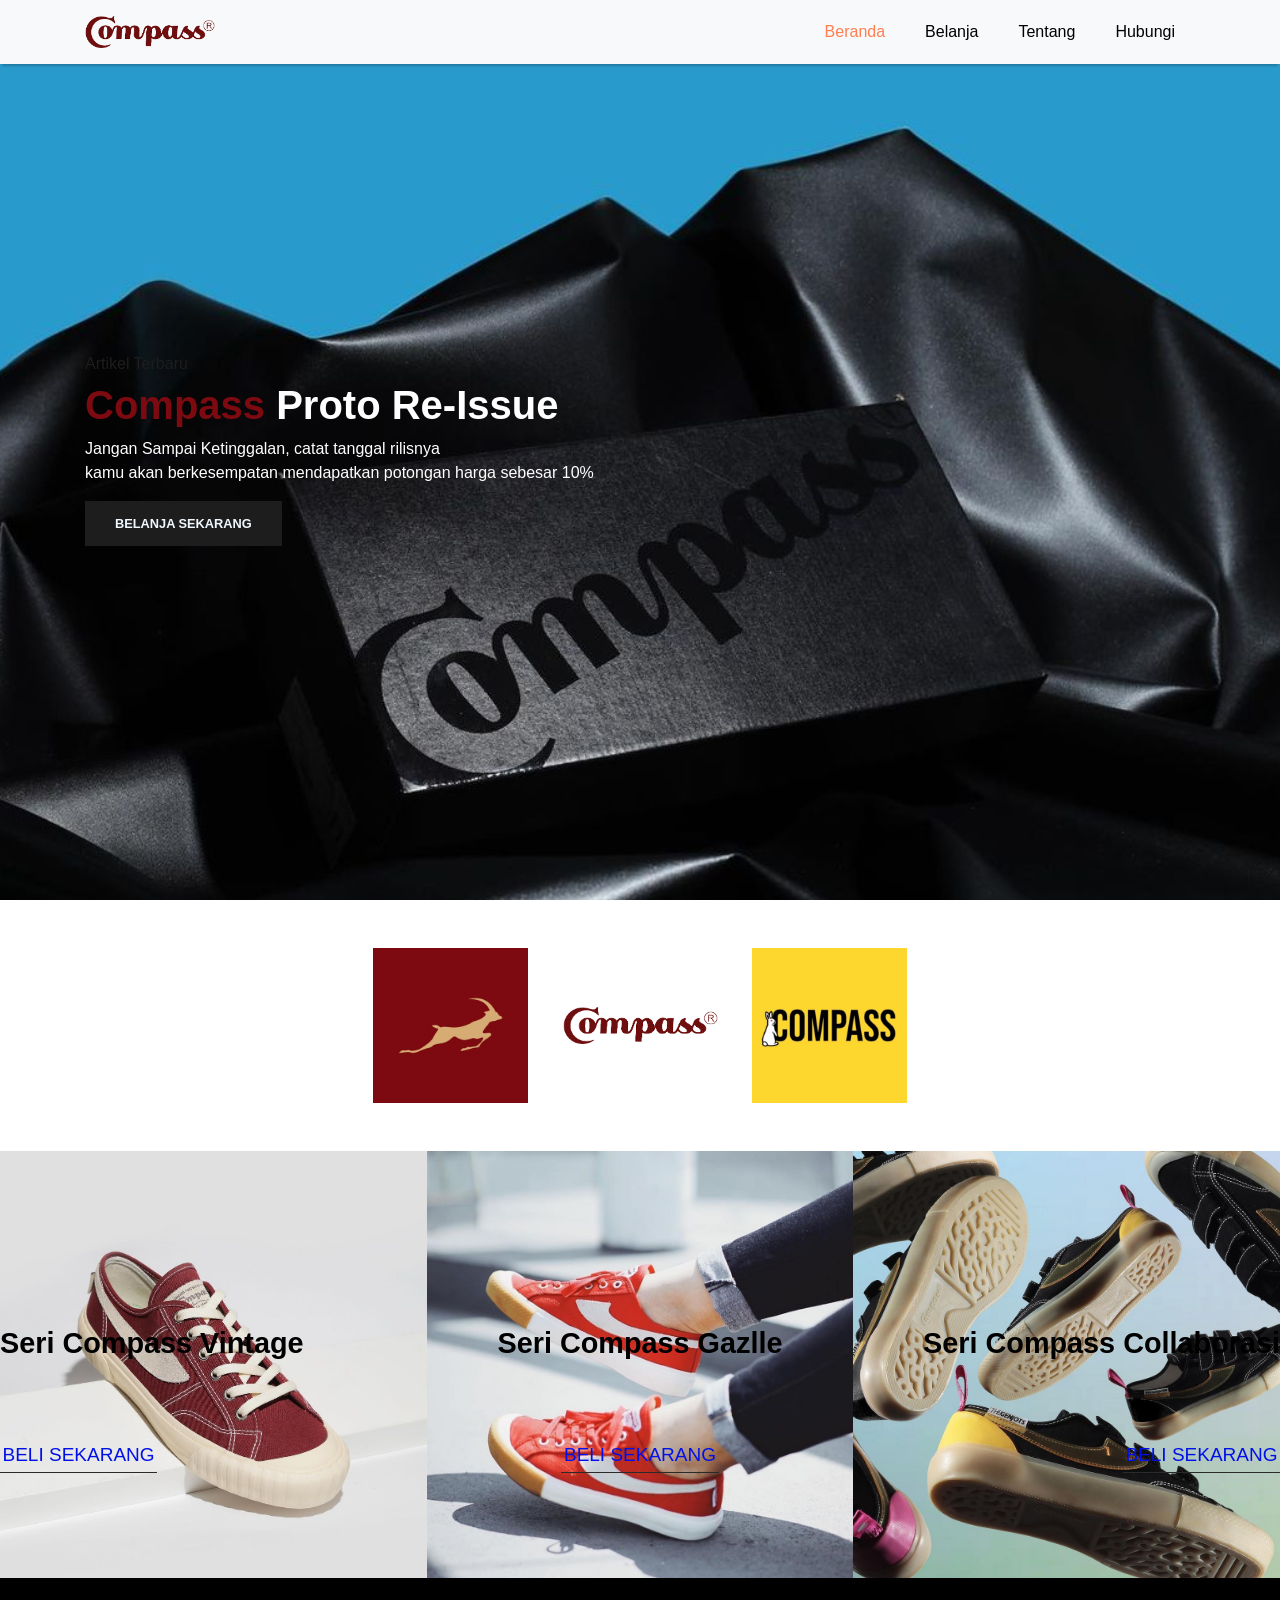
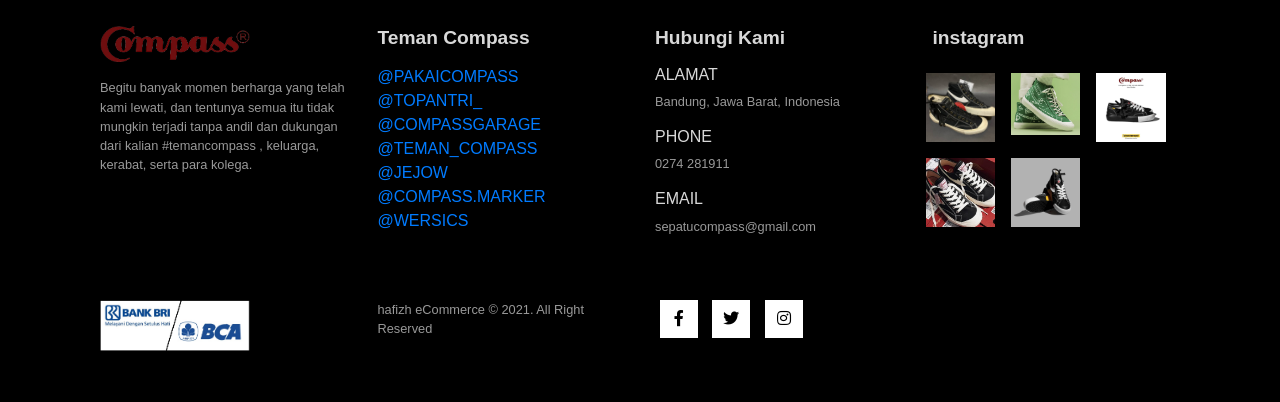
<file: index.html>
<!DOCTYPE html>
<html lang="en">
  <head>
    <meta charset="UTF-8" />
    <meta http-equiv="X-UA-Compatible" content="IE=edge" />
    <meta name="viewport" content="width=device-width, initial-scale=1.0" />
    <title>Toko Semua Suka</title>

    <link
      rel="stylesheet"
      href="https://stackpath.bootstrapcdn.com/bootstrap/4.1.3/css/bootstrap.min.css"
      integrity="sha384-MCw98/SFnGE8fJT3GXwEOngsV7Zt27NXFoaoApmYm81iuXoPkFOJwJ8ERdknLPMO"
      crossorigin="anonymous"
    />
    <link
      rel="stylesheet"
      href="https://pro.fontawesome.com/releases/v5.10.0/css/all.css"
      integrity="sha384-AYmEC3Yw5cVb3ZcuHtOA93w35dYTsvhLPVnYs9eStHfGJvOvKxVfELGroGkvsg+p"
      crossorigin="anonymous"
    />
    <link rel="stylesheet" href="style.css" />
  </head>

  <body>
    <!-- NavBar -->
    <nav class="navbar navbar-expand-lg navbar-light bg-light py-3 fixed-top">
      <div class="container">
        <a href="home.html"><img src="img/bg.png" alt="" width="130px" /></a>
        <button
          class="navbar-toggler"
          type="button"
          data-bs-toggle="collapse"
          data-bs-target="#navbarSupportedContent"
          aria-controls="navbarSupportedContent"
          aria-expanded="false"
          aria-label="Toggle navigation"
        >
          <span><i id="bar" class="fas fa-ellipsis-h"></i></span>
        </button>
        <div class="collapse navbar-collapse" id="navbarSupportedContent">
          <ul class="navbar-nav ml-auto">
            
            <li class="nav-item">
              <a class="nav-link active" href="#">Beranda</a>
            </li>
            <li class="nav-item">
                <a class="nav-link" href="shope.html">Belanja</a>
              </li>
              
              <li class="nav-item">
                <a class="nav-link" href="tentangku.html">Tentang</a>
              </li>
              <li class="nav-item">
                <a class="nav-link" href="#footer">Hubungi</a>
              </li>
        </div>
      </div>
    </nav>

    <!--Menu Awalan Home-->
    <section id="beranda">
        <div class="container">
            <h5>Artikel Terbaru</h5>
            <h1><span>Compass</span> <span class="as">Proto Re-Issue</span> </h1>
            <p><font style="color: rgb(255, 255, 255);">Jangan Sampai Ketinggalan, catat tanggal rilisnya <br>
                kamu akan berkesempatan mendapatkan potongan harga sebesar
                10% </font>
            </p>
            <a href="shope.html"><button>Belanja Sekarang</button></a>
        </div>
    </section>

    <section id="brand" class="container">
        <div class="move row m-0 py-5">
            <center>
                <img class="img-fluid col-lg-2 col-md-3 col-1" src="img/brand8.jpg" alt="">
            <img class="img-fluid col-lg-2 col-md-3 col-1" src="img/bg.png" alt="">
            <img class="img-fluid col-lg-2 col-md-3 col-1" src="img/fck.jpg" alt="">
        </center>
        </div>
    </section>

    <section id="baru" class="w-100">
        <div class="row p-0 m-0">
            <div class="one col-lg-4 col-md-12 col-12 p-0">
                <img class="img-fluid" src="img/vintage.jpg" alt="" width="500px">
                <div class="details">
                    <font style="color: black;"> <h2>Seri Compass Vintage</h2></font>
                    <a href="vintage.html"><button class="text-uppercase">Beli Sekarang</button></a>
                </div>
            </div>
            <div class="one col-lg-4 col-md-12 col-12 p-0">
                <img class="img-fluid" src="img/gazlle.jpg" alt="" width="500px">
                <div class="details">
                   <font style="color: black;"> <h2>Seri Compass Gazlle</h2></font>
                    
                    <a href="sepatu.html"><button class="text-uppercase">Beli Sekarang</button></a>
                </div>
            </div>
            <div class="one col-lg-4 col-md-12 col-12 p-0">
              <a href="collab.html">
                <img class="img-fluid" src="img/colab.jpg" alt="" width="500px"></a>
                <div class="details">
                    <font style="color: black;"> <h2>Seri Compass Collaborasi</h2></font>
                    <a href="collab.html"><button class="text-uppercase">Beli Sekarang</button></a>
                </div>
            </div>
        </div>
    </section>

    <footer class="mt-0 py-5" id="footer">
        <div class="row container mx-auto">
            <div class="footer-one col-lg-3 col-md-6 col-12">
                <img src="img/bg.png" alt="" width="150px">
                <p class="pt-3">
                    Begitu banyak momen berharga yang telah kami lewati, dan tentunya 
                    semua itu tidak mungkin terjadi tanpa andil dan dukungan 
                    dari kalian #temancompass , keluarga, kerabat, serta para kolega.
                </p>
            </div>
            <div class="footer-one col-lg-3 col-md-6 col-12">
                <h5 class="pb-2">Teman Compass</h5>
                <ul class="text-uppercase list-unstyled">
                    <li><a href="https://www.instagram.com/pakaicompass/">@pakaicompass</a></li>
                    <li><a href="https://www.instagram.com/topantri_/">@topantri_</a></li>
                    <li><a href="https://www.instagram.com/compassgarage/">@compassgarage</a></li>
                    <li><a href="#">@teman_compass</a></li>
                    <li><a href="#">@jejow</a></li>
                    <li><a href="#">@compass.marker</a></li>
                    <li><a href="#">@wersics</a></li>
                </ul>
            </div>
            <div class="footer-one col-lg-3 col-md-6 col-12">
                <h5 class="pb-2">Hubungi Kami</h5>
                <div>
                    <h6 class="text-uppercase">Alamat</h6>
                    <p>Bandung, Jawa Barat, Indonesia</p>
                </div>
                <div>
                    <h6 class="text-uppercase">Phone</h6>
                    <p>0274 281911</p>
                </div>
                <div>
                    <h6 class="text-uppercase">Email</h6>
                    <p>sepatucompass@gmail.com</p>
                </div>
            </div>
            <div class="footer-one col-lg-3 col-md-6 col-12">
                <h5 class="pb-2">instagram</h5>
                <div class="row">
                    <img class="img-fluid w-25 h-100 m-2" src="img/fot1.jpg" alt="">
                    <img class="img-fluid w-25 h-100 m-2" src="img/fot2.png" alt="">
                    <img class="img-fluid w-25 h-100 m-2" src="img/fot3.jpg" alt="">
                    <img class="img-fluid w-25 h-100 m-2" src="img/fot4.jpg" alt="">
                    <img class="img-fluid w-25 h-100 m-2" src="img/fot55.jpg" alt="">
                </div>
            </div>
        </div>

        <div class="copyright mt-5">
            <div class="row container mx-auto">
                <div class="col-lg-3 col-md-6 col-12">
                    <img src="img/paymen.jpg" alt="" width="150px">
                </div>
                <div class="col-lg-3 col-md-6 col-12 text-nowarp">
                    <p>hafizh eCommerce © 2021. All Right Reserved</p>
                </div>
                <div class="col-lg-3 col-md-6 col-12">
                   <a href="#"><i class="fab fa-facebook-f"></i></a>
                   <a href="#"><i class="fab fa-twitter"></i></a>
                   <a href="#"><i class="fab fa-instagram"></i></a>
                </div>
            </div>

        </div>
    </footer>

    <script
      src="https://cdn.jsdelivr.net/npm/@popperjs/core@2.9.2/dist/umd/popper.min.js"
      integrity="sha384-IQsoLXl5PILFhosVNubq5LC7Qb9DXgDA9i+tQ8Zj3iwWAwPtgFTxbJ8NT4GN1R8p"
      crossorigin="anonymous"
    ></script>
    <script
      src="https://cdn.jsdelivr.net/npm/bootstrap@5.0.1/dist/js/bootstrap.min.js"
      integrity="sha384-Atwg2Pkwv9vp0ygtn1JAojH0nYbwNJLPhwyoVbhoPwBhjQPR5VtM2+xf0Uwh9KtT"
      crossorigin="anonymous"
    ></script>
  </body>
</html>
</file>
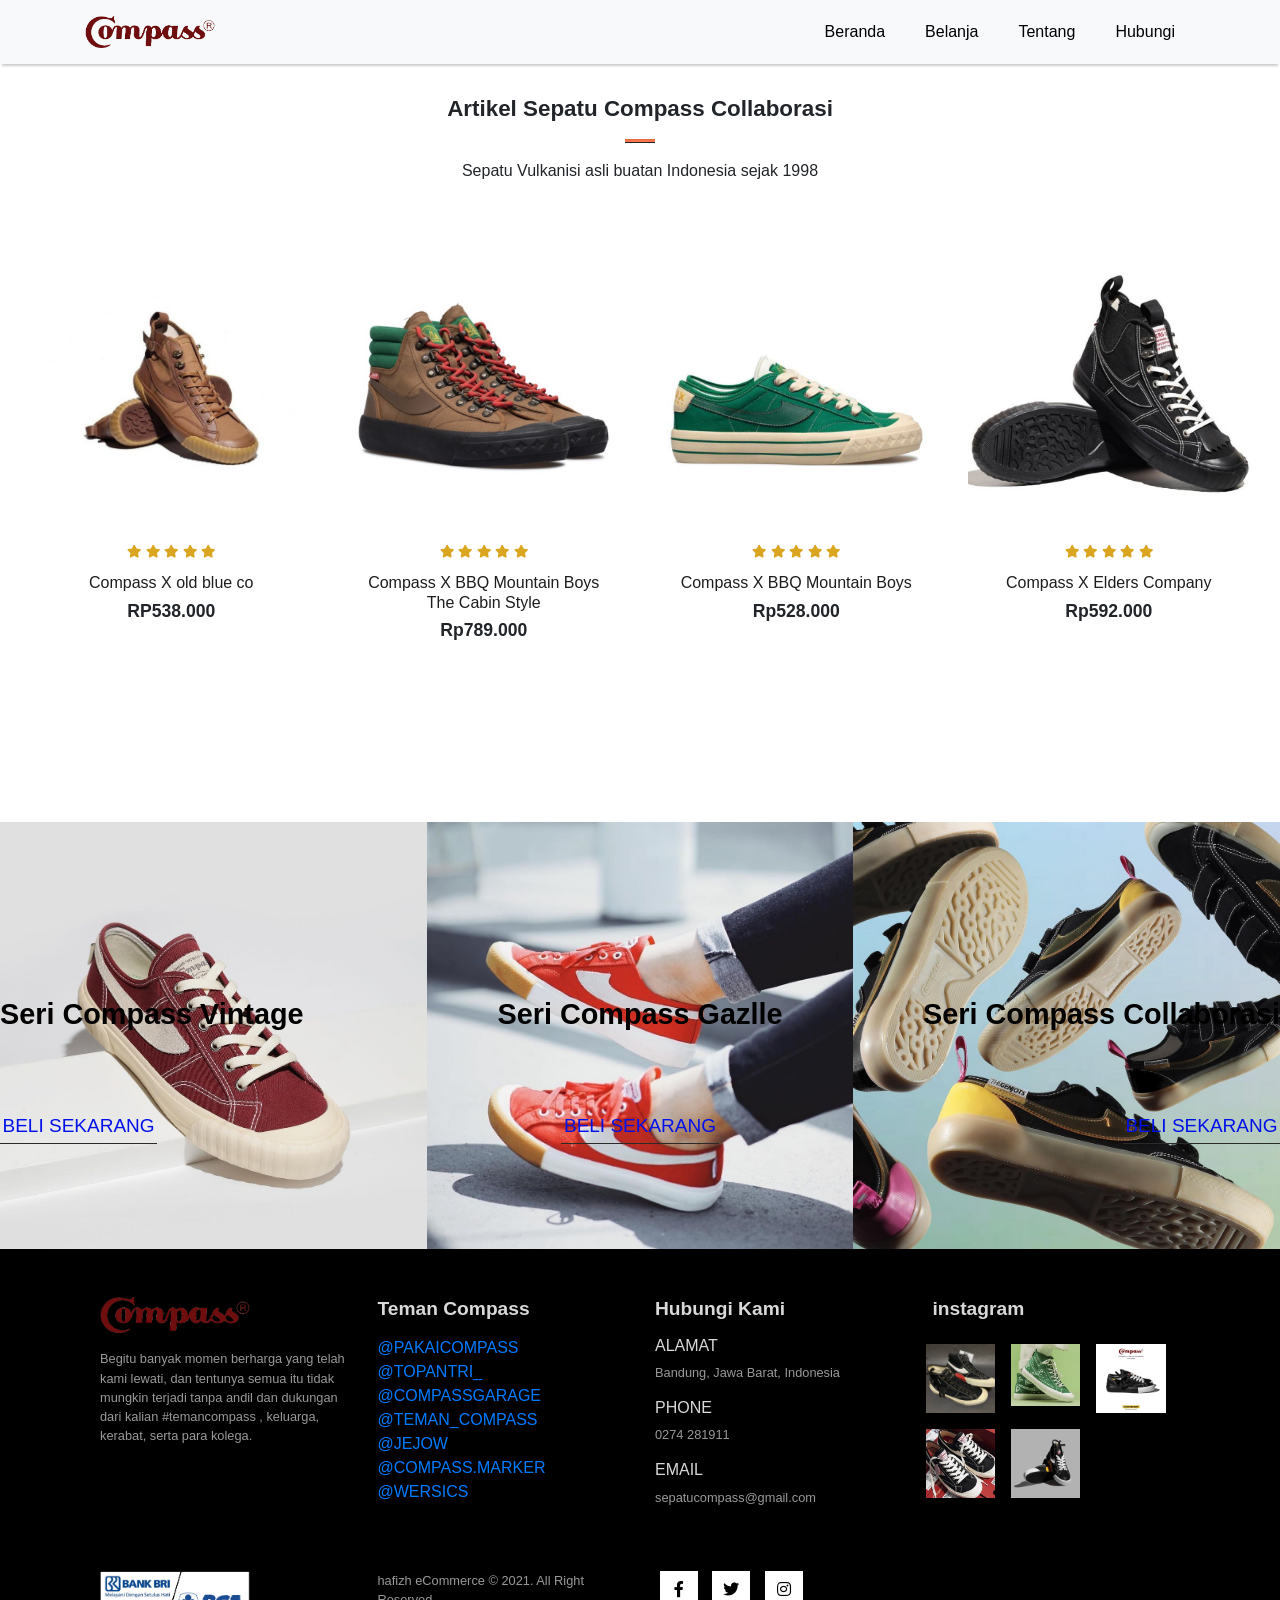
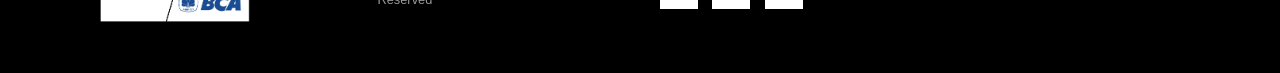
<file: collab.html>
<!DOCTYPE html>
<html lang="en">
  <head>
    <meta charset="UTF-8" />
    <meta http-equiv="X-UA-Compatible" content="IE=edge" />
    <meta name="viewport" content="width=device-width, initial-scale=1.0" />
    <title>Toko Semua Suka</title>

    <link
      rel="stylesheet"
      href="https://stackpath.bootstrapcdn.com/bootstrap/4.1.3/css/bootstrap.min.css"
      integrity="sha384-MCw98/SFnGE8fJT3GXwEOngsV7Zt27NXFoaoApmYm81iuXoPkFOJwJ8ERdknLPMO"
      crossorigin="anonymous"
    />
    <link
      rel="stylesheet"
      href="https://pro.fontawesome.com/releases/v5.10.0/css/all.css"
      integrity="sha384-AYmEC3Yw5cVb3ZcuHtOA93w35dYTsvhLPVnYs9eStHfGJvOvKxVfELGroGkvsg+p"
      crossorigin="anonymous"
    />
    <link rel="stylesheet" href="style.css" />
  </head>

  <body>
    <!-- NavBar -->
    <nav class="navbar navbar-expand-lg navbar-light bg-light py-3 fixed-top">
      <div class="container">
        <a href="home.html"><img src="img/bg.png" alt="" width="130px" /></a>
        <button
          class="navbar-toggler"
          type="button"
          data-bs-toggle="collapse"
          data-bs-target="#navbarSupportedContent"
          aria-controls="navbarSupportedContent"
          aria-expanded="false"
          aria-label="Toggle navigation"
        >
          <span><i id="bar" class="fas fa-ellipsis-h"></i></span>
        </button>
        <div class="collapse navbar-collapse" id="navbarSupportedContent">
          <ul class="navbar-nav ml-auto">
            
            <li class="nav-item">
              <a class="nav-link" href="index.html">Beranda</a>
            </li>
            <li class="nav-item">
                <a class="nav-link" href="shope.html">Belanja</a>
              </li>
              
              <li class="nav-item">
                <a class="nav-link" href="tentangku.html">Tentang</a>
              </li>
              <li class="nav-item">
                <a class="nav-link" href="#footer">Hubungi</a>
              </li>
        </div>
      </div>
    </nav>

    <!--Menu Sepatu-->
    <section id="sepatu" class="my-5 pb-5">
        <div class="container text-center mt-5 py-5">
            <h3>Artikel Sepatu Compass Collaborasi</h3>
            <hr class="mx-auto">
            <p>Sepatu Vulkanisi asli buatan Indonesia sejak 1998</p>
        </div>
        <div class="row mx-auto container-fluid">
            <div class="product text-center col-lg-3 col-md-4 col-12">
                <img class="img-fluid" src="img/col1.jpeg" alt="">
                <div class="star">
                    <i class="fas fa-star"></i>
                    <i class="fas fa-star"></i>
                    <i class="fas fa-star"></i>
                    <i class="fas fa-star"></i>
                    <i class="fas fa-star"></i>
                </div>
                <h5 class="p-name">Compass X old blue co</h5>
                <h4 class="p-price">RP538.000</h4>
                <button class="buy-btn">Beli</button>
            </div>
            <div class="product text-center col-lg-3 col-md-4 col-12">
                <img class="img-fluid" src="img/col2.jpg" alt="">
                <div class="star">
                    <i class="fas fa-star"></i>
                    <i class="fas fa-star"></i>
                    <i class="fas fa-star"></i>
                    <i class="fas fa-star"></i>
                    <i class="fas fa-star"></i>
                </div>
                <h5 class="p-name">Compass X BBQ Mountain Boys<br>The Cabin Style</h5>
                <h4 class="p-price">Rp789.000</h4>
                <button class="buy-btn">Beli</button>
            </div>
            <div class="product text-center col-lg-3 col-md-4 col-12">
                <img class="img-fluid" src="img/col3.jpg" alt="">
                <div class="star">
                    <i class="fas fa-star"></i>
                    <i class="fas fa-star"></i>
                    <i class="fas fa-star"></i>
                    <i class="fas fa-star"></i>
                    <i class="fas fa-star"></i>
                </div>
                <h5 class="p-name">Compass X BBQ Mountain Boys</h5>
                <h4 class="p-price">Rp528.000</h4>
                <button class="buy-btn">Beli</button>
            </div>
            <div class="product text-center col-lg-3 col-md-4 col-12">
                <img class="img-fluid" src="img/col4.jpg" alt="">
                <div class="star">
                    <i class="fas fa-star"></i>
                    <i class="fas fa-star"></i>
                    <i class="fas fa-star"></i>
                    <i class="fas fa-star"></i>
                    <i class="fas fa-star"></i>
                </div>
                <h5 class="p-name">Compass X Elders Company</h5>
                <h4 class="p-price">Rp592.000</h4>
                <button class="buy-btn">Beli</button>
            </div>
        </div>
    </section>

    <!--Pilihan-->
    <section id="baru" class="w-100">
      <div class="row p-0 m-0">
          <div class="one col-lg-4 col-md-12 col-12 p-0">
              <img class="img-fluid" src="img/vintage.jpg" alt="" width="500px">
              <div class="details">
                  <font style="color: black;"> <h2>Seri Compass Vintage</h2></font>
                  <a href="vintage.html"><button class="text-uppercase">Beli Sekarang</button></a>
              </div>
          </div>
          <div class="one col-lg-4 col-md-12 col-12 p-0">
              <img class="img-fluid" src="img/gazlle.jpg" alt="" width="500px">
              <div class="details">
                 <font style="color: black;"> <h2>Seri Compass Gazlle</h2></font>
                  
                  <a href="sepatu.html"><button class="text-uppercase">Beli Sekarang</button></a>
              </div>
          </div>
          <div class="one col-lg-4 col-md-12 col-12 p-0">
            <a href="collab.html">
              <img class="img-fluid" src="img/colab.jpg" alt="" width="500px"></a>
              <div class="details">
                  <font style="color: black;"> <h2>Seri Compass Collaborasi</h2></font>
                  <a href="collab.html"><button class="text-uppercase">Beli Sekarang</button></a>
              </div>
          </div>
      </div>
  </section>
   
    <!--Footer-->
    <footer class="mt-0 py-5" id="footer">
      <div class="row container mx-auto">
          <div class="footer-one col-lg-3 col-md-6 col-12">
              <img src="img/bg.png" alt="" width="150px">
              <p class="pt-3">
                  Begitu banyak momen berharga yang telah kami lewati, dan tentunya 
                  semua itu tidak mungkin terjadi tanpa andil dan dukungan 
                  dari kalian #temancompass , keluarga, kerabat, serta para kolega.
              </p>
          </div>
          <div class="footer-one col-lg-3 col-md-6 col-12">
              <h5 class="pb-2">Teman Compass</h5>
              <ul class="text-uppercase list-unstyled">
                  <li><a href="https://www.instagram.com/pakaicompass/">@pakaicompass</a></li>
                  <li><a href="https://www.instagram.com/topantri_/">@topantri_</a></li>
                  <li><a href="https://www.instagram.com/compassgarage/">@compassgarage</a></li>
                  <li><a href="#">@teman_compass</a></li>
                  <li><a href="#">@jejow</a></li>
                  <li><a href="#">@compass.marker</a></li>
                  <li><a href="#">@wersics</a></li>
              </ul>
          </div>
          <div class="footer-one col-lg-3 col-md-6 col-12">
              <h5 class="pb-2">Hubungi Kami</h5>
              <div>
                  <h6 class="text-uppercase">Alamat</h6>
                  <p>Bandung, Jawa Barat, Indonesia</p>
              </div>
              <div>
                  <h6 class="text-uppercase">Phone</h6>
                  <p>0274 281911</p>
              </div>
              <div>
                  <h6 class="text-uppercase">Email</h6>
                  <p>sepatucompass@gmail.com</p>
              </div>
          </div>
          <div class="footer-one col-lg-3 col-md-6 col-12">
              <h5 class="pb-2">instagram</h5>
              <div class="row">
                  <img class="img-fluid w-25 h-100 m-2" src="img/fot1.jpg" alt="">
                  <img class="img-fluid w-25 h-100 m-2" src="img/fot2.png" alt="">
                  <img class="img-fluid w-25 h-100 m-2" src="img/fot3.jpg" alt="">
                  <img class="img-fluid w-25 h-100 m-2" src="img/fot4.jpg" alt="">
                  <img class="img-fluid w-25 h-100 m-2" src="img/fot55.jpg" alt="">
              </div>
          </div>
      </div>

      <div class="copyright mt-5">
          <div class="row container mx-auto">
              <div class="col-lg-3 col-md-6 col-12">
                  <img src="img/paymen.jpg" alt="" width="150px">
              </div>
              <div class="col-lg-3 col-md-6 col-12 text-nowarp">
                  <p>hafizh eCommerce © 2021. All Right Reserved</p>
              </div>
              <div class="col-lg-3 col-md-6 col-12">
                 <a href="#"><i class="fab fa-facebook-f"></i></a>
                 <a href="#"><i class="fab fa-twitter"></i></a>
                 <a href="#"><i class="fab fa-instagram"></i></a>
              </div>
          </div>

      </div>
  </footer>
    

    <script
      src="https://cdn.jsdelivr.net/npm/@popperjs/core@2.9.2/dist/umd/popper.min.js"
      integrity="sha384-IQsoLXl5PILFhosVNubq5LC7Qb9DXgDA9i+tQ8Zj3iwWAwPtgFTxbJ8NT4GN1R8p"
      crossorigin="anonymous"
    ></script>
    <script
      src="https://cdn.jsdelivr.net/npm/bootstrap@5.0.1/dist/js/bootstrap.min.js"
      integrity="sha384-Atwg2Pkwv9vp0ygtn1JAojH0nYbwNJLPhwyoVbhoPwBhjQPR5VtM2+xf0Uwh9KtT"
      crossorigin="anonymous"
    ></script>
  </body>
</html>
</file>
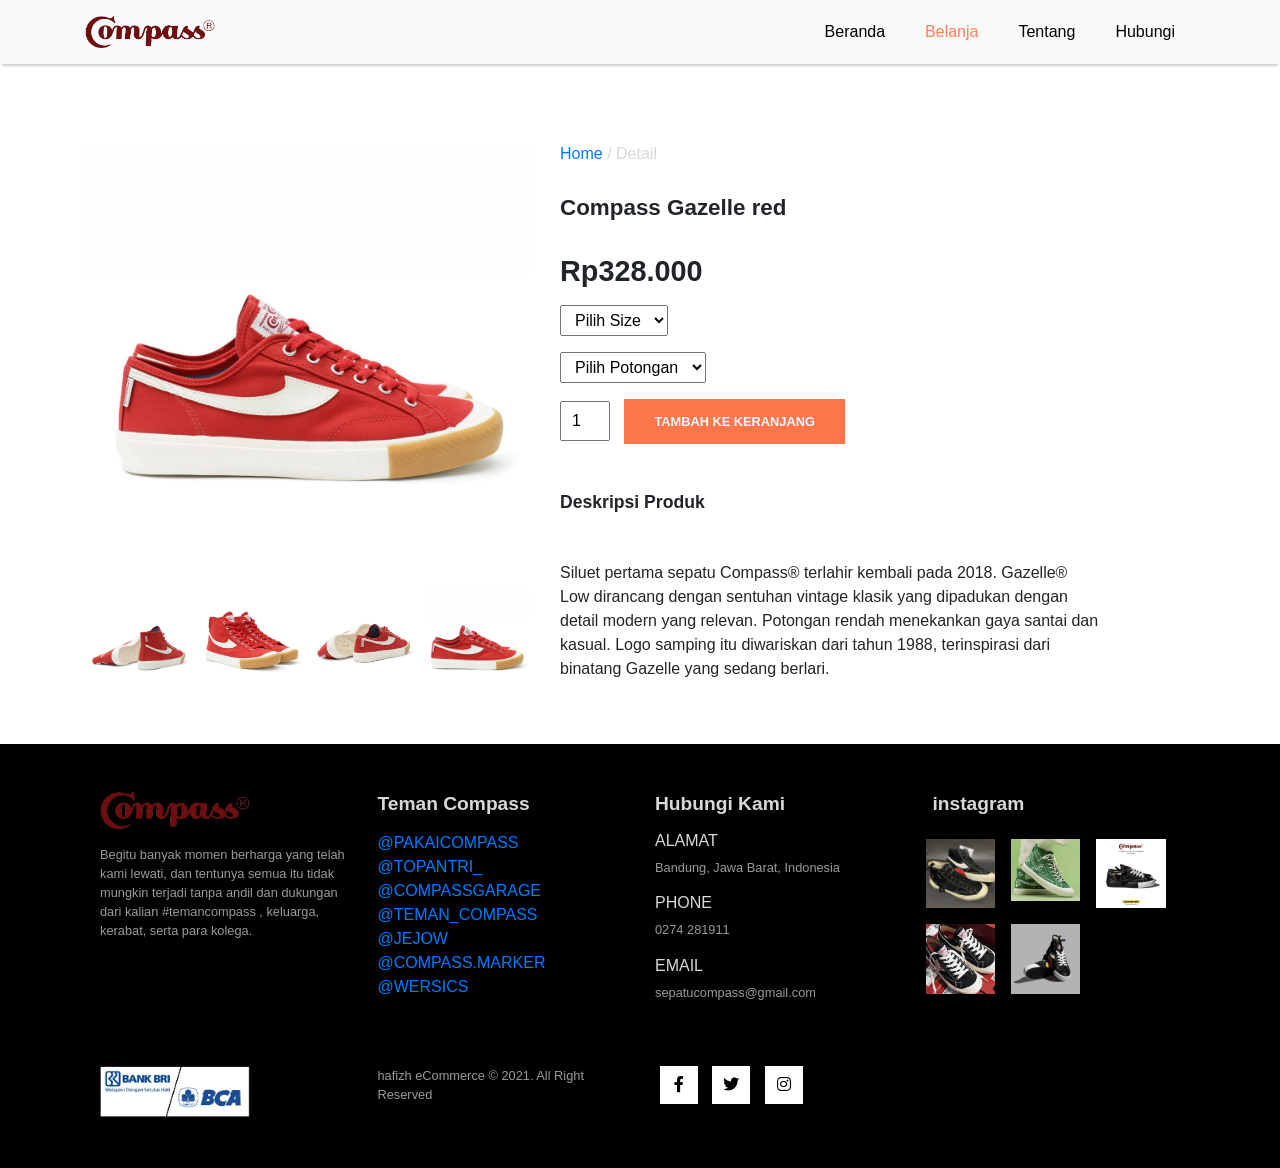
<file: details.html>
<!DOCTYPE html>
<html lang="en">
  <head>
    <meta charset="UTF-8" />
    <meta http-equiv="X-UA-Compatible" content="IE=edge" />
    <meta name="viewport" content="width=device-width, initial-scale=1.0" />
    <title>Produk Detail</title>

    <link
      rel="stylesheet"
      href="https://stackpath.bootstrapcdn.com/bootstrap/4.1.3/css/bootstrap.min.css"
      integrity="sha384-MCw98/SFnGE8fJT3GXwEOngsV7Zt27NXFoaoApmYm81iuXoPkFOJwJ8ERdknLPMO"
      crossorigin="anonymous"
    />
    <link
      rel="stylesheet"
      href="https://pro.fontawesome.com/releases/v5.10.0/css/all.css"
      integrity="sha384-AYmEC3Yw5cVb3ZcuHtOA93w35dYTsvhLPVnYs9eStHfGJvOvKxVfELGroGkvsg+p"
      crossorigin="anonymous"
    />
    <link rel="stylesheet" href="style.css" />
    <style>
        .small-img-group{
            display: flex;
            justify-content: space-between;
        }
        .small-img-col{
            flex-basis: 24%;
            cursor: pointer;
        }

        .produk select{
            display: block;
            padding: 5px 10px;
        }
        .produk input{
            width: 50px;
            height: 40px;
            padding-left: 10px;
            font-size: 16px;
            margin-right: 10px;
        }
        .buy-btn{
            background: #fb774b;
            opacity: 1;
            transition: 0.3s;
        }

    </style>
  </head>

  <body>
    <nav class="navbar navbar-expand-lg navbar-light bg-light py-3 fixed-top">
        <div class="container">
            <a href="home.html"><img src="img/bg.png" alt="" width="130px" /></a>
            <button
            class="navbar-toggler"
            type="button"
            data-bs-toggle="collapse"
            data-bs-target="#navbarSupportedContent"
            aria-controls="navbarSupportedContent"
            aria-expanded="false"
            aria-label="Toggle navigation"
          >
            <span><i id="bar" class="fas fa-ellipsis-h"></i></span>
          </button>
          <div class="collapse navbar-collapse" id="navbarSupportedContent">
            <ul class="navbar-nav ml-auto">
              <li class="nav-item">
                <a class="nav-link" href="index.html">Beranda</a>
              </li>
              <li class="nav-item">
                  <a class="nav-link active" href="shope.html">Belanja</a>
                </li>
                
                <li class="nav-item">
                  <a class="nav-link" href="tentangku.html">Tentang</a>
                </li>
                <li class="nav-item">
                  <a class="nav-link" href="#footer">Hubungi</a>
                </li>
          </div>
        </div>
      </nav>

      <section class="container produk my-5 pt-5">
          <div class="row mt-5">
              <div class="col-lg-5 col-md-12 col-12">
                <img class="img-fluid w-100" src="img/compass1.jpg" id="ubah" alt="">
                <div class="small-img-group">
                    <div class="small-img-col">
                        <img src="img/red1.jpg" width="100%" class="small-img" alt="">
                    </div>
                    <div class="small-img-col">
                        <img src="img/red2.jpg" width="100%" class="small-img" alt="">
                    </div>
                    <div class="small-img-col">
                        <img src="img/red3.jpg" width="100%" class="small-img" alt="">
                    </div>
                    <div class="small-img-col">
                        <img src="img/compass1.jpg" width="100%" class="small-img" alt="">
                    </div>
                </div>
              </div>
              <div class="col-lg-6 col-md-12 col-12">
                  <h6><a href="home.html">Home</a> / Detail</h6>
                  <h3 class="py-4">Compass Gazelle red</h3>
                  <h2>Rp328.000</h2>
                  <select class="my-3">
                      <option>Pilih Size</option>
                      <option>37</option>
                      <option>39</option>
                      <option>40</option>
                      <option>40</option>
                      <option>41</option>
                      <option>41</option>
                  </select>
                  <select class="my-3">
                      <option>Pilih Potongan</option>
                      <option>Hi</option>
                      <option>Low</option>
                  </select>
                  <input type="number" value="1">
                  <button class="buy-btn">Tambah ke Keranjang</button>
                  <h4 class="mt-5 mb-5">Deskripsi Produk</h4>
                  <span>Siluet pertama sepatu Compass®️ terlahir kembali pada 2018.
                       Gazelle®️ Low dirancang dengan sentuhan vintage klasik yang dipadukan
                        dengan detail modern yang relevan. Potongan rendah menekankan gaya 
                        santai dan kasual. Logo samping itu diwariskan dari 
                      tahun 1988, terinspirasi dari binatang Gazelle yang sedang berlari.</span>
              </div>
          </div>
      </section>

<footer class="mt-5 py-5" id="footer">
        <div class="row container mx-auto">
            <div class="footer-one col-lg-3 col-md-6 col-12">
                <img src="img/bg.png" alt="" width="150px">
                <p class="pt-3">
                    Begitu banyak momen berharga yang telah kami lewati, dan tentunya 
                    semua itu tidak mungkin terjadi tanpa andil dan dukungan 
                    dari kalian #temancompass , keluarga, kerabat, serta para kolega.
                </p>
            </div>
            <div class="footer-one col-lg-3 col-md-6 col-12">
                <h5 class="pb-2">Teman Compass</h5>
                <ul class="text-uppercase list-unstyled">
                    <li><a href="https://www.instagram.com/pakaicompass/">@pakaicompass</a></li>
                    <li><a href="https://www.instagram.com/topantri_/">@topantri_</a></li>
                    <li><a href="https://www.instagram.com/compassgarage/">@compassgarage</a></li>
                    <li><a href="#">@teman_compass</a></li>
                    <li><a href="#">@jejow</a></li>
                    <li><a href="#">@compass.marker</a></li>
                    <li><a href="#">@wersics</a></li>
                </ul>
            </div>
            <div class="footer-one col-lg-3 col-md-6 col-12">
                <h5 class="pb-2">Hubungi Kami</h5>
                <div>
                    <h6 class="text-uppercase">Alamat</h6>
                    <p>Bandung, Jawa Barat, Indonesia</p>
                </div>
                <div>
                    <h6 class="text-uppercase">Phone</h6>
                    <p>0274 281911</p>
                </div>
                <div>
                    <h6 class="text-uppercase">Email</h6>
                    <p>sepatucompass@gmail.com</p>
                </div>
            </div>
            <div class="footer-one col-lg-3 col-md-6 col-12">
                <h5 class="pb-2">instagram</h5>
                <div class="row">
                    <img class="img-fluid w-25 h-100 m-2" src="img/fot1.jpg" alt="">
                    <img class="img-fluid w-25 h-100 m-2" src="img/fot2.png" alt="">
                    <img class="img-fluid w-25 h-100 m-2" src="img/fot3.jpg" alt="">
                    <img class="img-fluid w-25 h-100 m-2" src="img/fot4.jpg" alt="">
                    <img class="img-fluid w-25 h-100 m-2" src="img/fot55.jpg" alt="">
                </div>
            </div>
        </div>

        <div class="copyright mt-5">
            <div class="row container mx-auto">
                <div class="col-lg-3 col-md-6 col-12">
                    <img src="img/paymen.jpg" alt="" width="150px">
                </div>
                <div class="col-lg-3 col-md-6 col-12 text-nowarp">
                    <p>hafizh eCommerce © 2021. All Right Reserved</p>
                </div>
                <div class="col-lg-3 col-md-6 col-12">
                   <a href="#"><i class="fab fa-facebook-f"></i></a>
                   <a href="#"><i class="fab fa-twitter"></i></a>
                   <a href="#"><i class="fab fa-instagram"></i></a>
                </div>
            </div>

        </div>
    </footer>

    <script
      src="https://cdn.jsdelivr.net/npm/@popperjs/core@2.9.2/dist/umd/popper.min.js"
      integrity="sha384-IQsoLXl5PILFhosVNubq5LC7Qb9DXgDA9i+tQ8Zj3iwWAwPtgFTxbJ8NT4GN1R8p"
      crossorigin="anonymous"
    ></script>
    <script
      src="https://cdn.jsdelivr.net/npm/bootstrap@5.0.1/dist/js/bootstrap.min.js"
      integrity="sha384-Atwg2Pkwv9vp0ygtn1JAojH0nYbwNJLPhwyoVbhoPwBhjQPR5VtM2+xf0Uwh9KtT"
      crossorigin="anonymous"
    ></script>

    <script>
        var ubah = document.getElementById('ubah');
        var smallimg = document.getElementsByClassName('small-img');

        smallimg[0].onclick = function(){
            ubah.src = smallimg[0].src;
        }
        smallimg[1].onclick = function(){
            ubah.src = smallimg[1].src;
        }
        smallimg[2].onclick = function(){
            ubah.src = smallimg[2].src;
        }
        smallimg[3].onclick = function(){
            ubah.src = smallimg[3].src;
        }
    </script>

  </body>
</html>
</file>
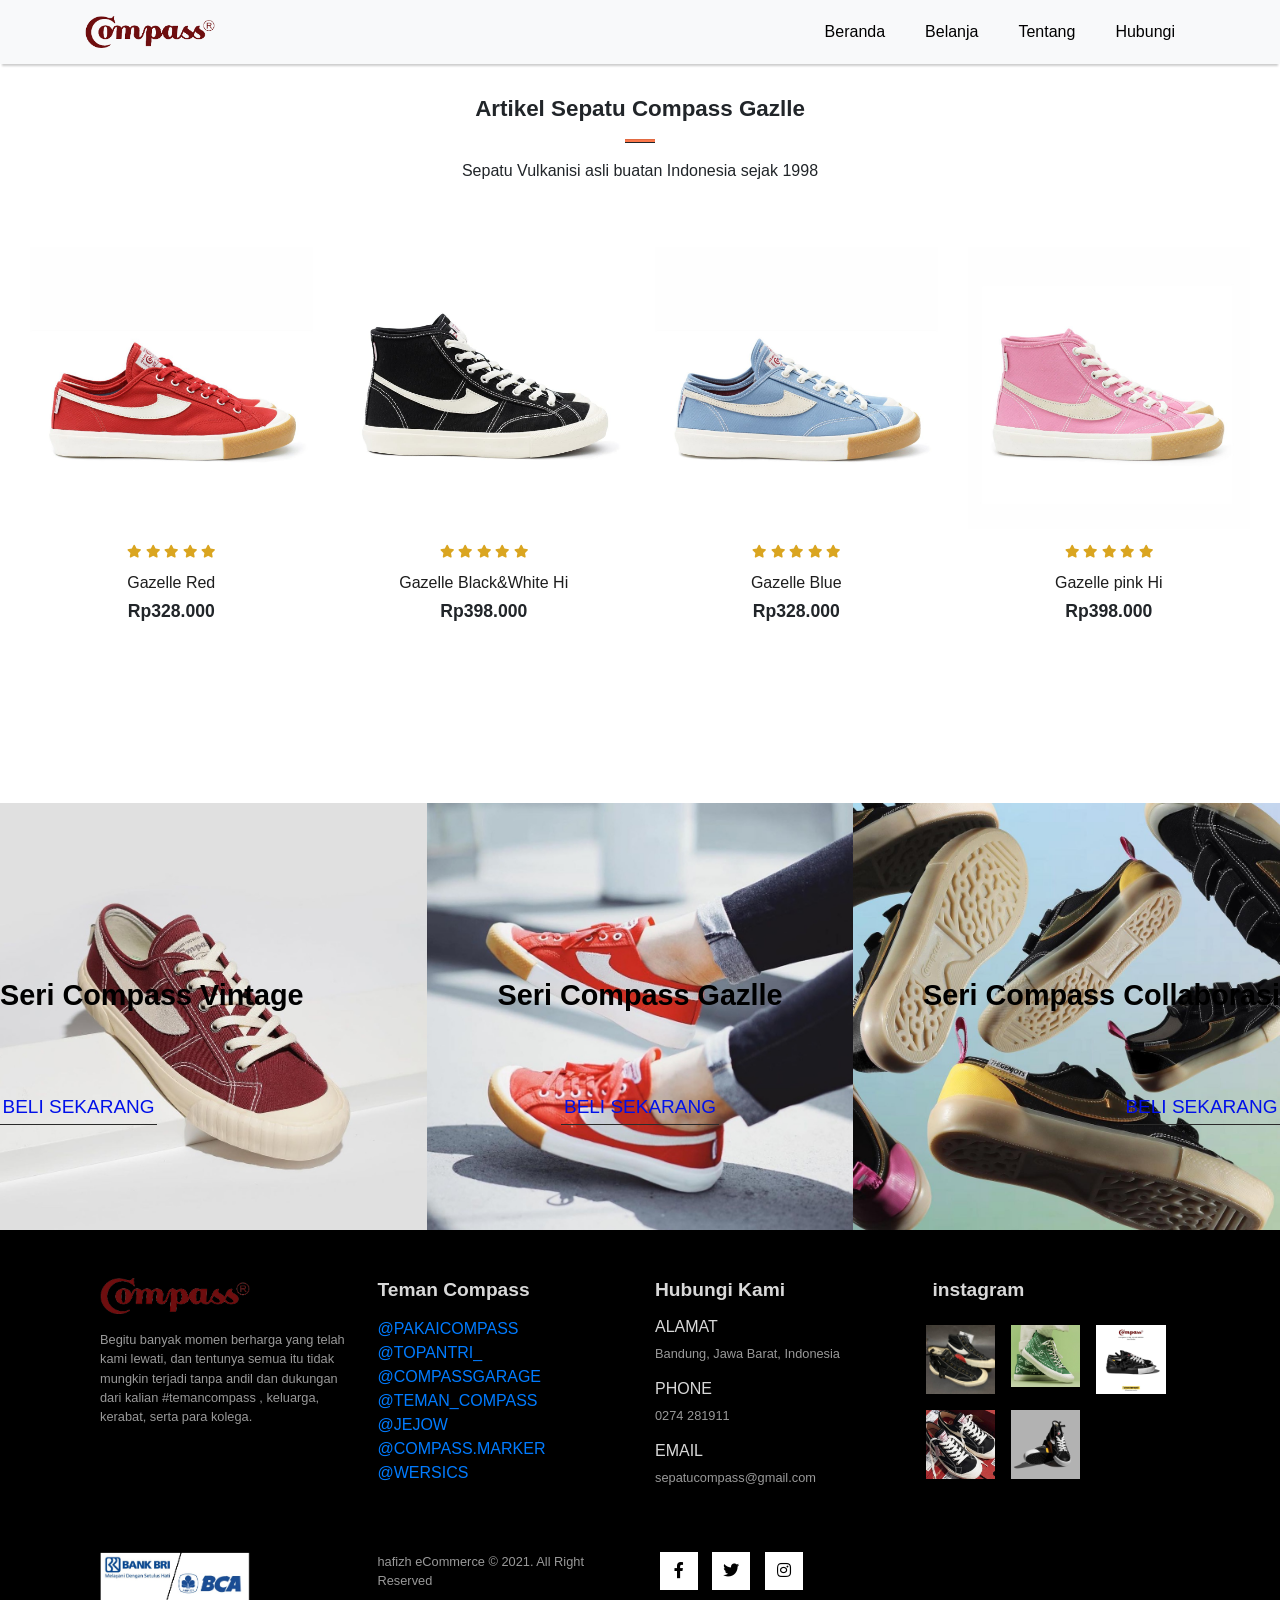
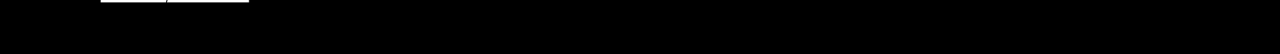
<file: sepatu.html>
<!DOCTYPE html>
<html lang="en">
  <head>
    <meta charset="UTF-8" />
    <meta http-equiv="X-UA-Compatible" content="IE=edge" />
    <meta name="viewport" content="width=device-width, initial-scale=1.0" />
    <title>Toko Semua Suka</title>

    <link
      rel="stylesheet"
      href="https://stackpath.bootstrapcdn.com/bootstrap/4.1.3/css/bootstrap.min.css"
      integrity="sha384-MCw98/SFnGE8fJT3GXwEOngsV7Zt27NXFoaoApmYm81iuXoPkFOJwJ8ERdknLPMO"
      crossorigin="anonymous"
    />
    <link
      rel="stylesheet"
      href="https://pro.fontawesome.com/releases/v5.10.0/css/all.css"
      integrity="sha384-AYmEC3Yw5cVb3ZcuHtOA93w35dYTsvhLPVnYs9eStHfGJvOvKxVfELGroGkvsg+p"
      crossorigin="anonymous"
    />
    <link rel="stylesheet" href="style.css" />
  </head>

  <body>
    <!-- NavBar -->
    <nav class="navbar navbar-expand-lg navbar-light bg-light py-3 fixed-top">
      <div class="container">
        <a href="home.html"><img src="img/bg.png" alt="" width="130px" /></a>
        <button
          class="navbar-toggler"
          type="button"
          data-bs-toggle="collapse"
          data-bs-target="#navbarSupportedContent"
          aria-controls="navbarSupportedContent"
          aria-expanded="false"
          aria-label="Toggle navigation"
        >
          <span><i id="bar" class="fas fa-ellipsis-h"></i></span>
        </button>
        <div class="collapse navbar-collapse" id="navbarSupportedContent">
          <ul class="navbar-nav ml-auto">
            
            <li class="nav-item">
              <a class="nav-link" href="index.html">Beranda</a>
            </li>
            <li class="nav-item">
                <a class="nav-link" href="shope.html">Belanja</a>
              </li>
             
              <li class="nav-item">
                <a class="nav-link" href="tentangku.html">Tentang</a>
              </li>
              <li class="nav-item">
                <a class="nav-link" href="#footer">Hubungi</a>
              </li>
        </div>
      </div>
    </nav>

    <!--Menu Sepatu-->
    <section id="sepatu" class="my-5 pb-5">
        <div class="container text-center mt-5 py-5">
            <h3>Artikel Sepatu Compass Gazlle</h3>
            <hr class="mx-auto">
            <p>Sepatu Vulkanisi asli buatan Indonesia sejak 1998</p>
        </div>
        <div onclick="window.location.href='details.html';" class="row mx-auto container-fluid">
            <div class="product text-center col-lg-3 col-md-4 col-12">
                <img class="img-fluid" src="img/compass1.jpg" alt="">
                <div class="star">
                    <i class="fas fa-star"></i>
                    <i class="fas fa-star"></i>
                    <i class="fas fa-star"></i>
                    <i class="fas fa-star"></i>
                    <i class="fas fa-star"></i>
                </div>
                <h5 class="p-name">Gazelle Red</h5>
                <h4 class="p-price">Rp328.000</h4>
                <button class="buy-btn">Beli</button>
            </div>
            <div class="product text-center col-lg-3 col-md-4 col-12">
                <img class="img-fluid" src="img/compass6.jpg" alt="">
                <div class="star">
                    <i class="fas fa-star"></i>
                    <i class="fas fa-star"></i>
                    <i class="fas fa-star"></i>
                    <i class="fas fa-star"></i>
                    <i class="fas fa-star"></i>
                </div>
                <h5 class="p-name">Gazelle Black&White Hi</h5>
                <h4 class="p-price">Rp398.000</h4>
                <button class="buy-btn">Beli</button>
            </div>
            <div class="product text-center col-lg-3 col-md-4 col-12">
                <img class="img-fluid" src="img/compass2.jpg" alt="">
                <div class="star">
                    <i class="fas fa-star"></i>
                    <i class="fas fa-star"></i>
                    <i class="fas fa-star"></i>
                    <i class="fas fa-star"></i>
                    <i class="fas fa-star"></i>
                </div>
                <h5 class="p-name">Gazelle Blue</h5>
                <h4 class="p-price">Rp328.000</h4>
                <button class="buy-btn">Beli</button>
            </div>
            <div class="product text-center col-lg-3 col-md-4 col-12">
                <img class="img-fluid" src="img/compass3.jpg" alt="">
                <div class="star">
                    <i class="fas fa-star"></i>
                    <i class="fas fa-star"></i>
                    <i class="fas fa-star"></i>
                    <i class="fas fa-star"></i>
                    <i class="fas fa-star"></i>
                </div>
                <h5 class="p-name">Gazelle pink Hi</h5>
                <h4 class="p-price">Rp398.000</h4>
                <button class="buy-btn">Beli</button>
            </div>
        </div>
    </section>

    <!--Pilihan-->
    <section id="baru" class="w-100">
      <div class="row p-0 m-0">
          <div class="one col-lg-4 col-md-12 col-12 p-0">
              <img class="img-fluid" src="img/vintage.jpg" alt="" width="500px">
              <div class="details">
                  <font style="color: black;"> <h2>Seri Compass Vintage</h2></font>
                  <a href="vintage.html"><button class="text-uppercase">Beli Sekarang</button></a>
              </div>
          </div>
          <div class="one col-lg-4 col-md-12 col-12 p-0">
              <img class="img-fluid" src="img/gazlle.jpg" alt="" width="500px">
              <div class="details">
                 <font style="color: black;"> <h2>Seri Compass Gazlle</h2></font>
                  
                  <a href="sepatu.html"><button class="text-uppercase">Beli Sekarang</button></a>
              </div>
          </div>
          <div class="one col-lg-4 col-md-12 col-12 p-0">
            <a href="collab.html">
              <img class="img-fluid" src="img/colab.jpg" alt="" width="500px"></a>
              <div class="details">
                  <font style="color: black;"> <h2>Seri Compass Collaborasi</h2></font>
                  <a href="collab.html"><button class="text-uppercase">Beli Sekarang</button></a>
              </div>
          </div>
      </div>
  </section>
   
    <!--Footer-->
    <footer class="mt-0 py-5" id="footer">
      <div class="row container mx-auto">
          <div class="footer-one col-lg-3 col-md-6 col-12">
              <img src="img/bg.png" alt="" width="150px">
              <p class="pt-3">
                  Begitu banyak momen berharga yang telah kami lewati, dan tentunya 
                  semua itu tidak mungkin terjadi tanpa andil dan dukungan 
                  dari kalian #temancompass , keluarga, kerabat, serta para kolega.
              </p>
          </div>
          <div class="footer-one col-lg-3 col-md-6 col-12">
              <h5 class="pb-2">Teman Compass</h5>
              <ul class="text-uppercase list-unstyled">
                  <li><a href="https://www.instagram.com/pakaicompass/">@pakaicompass</a></li>
                  <li><a href="https://www.instagram.com/topantri_/">@topantri_</a></li>
                  <li><a href="https://www.instagram.com/compassgarage/">@compassgarage</a></li>
                  <li><a href="#">@teman_compass</a></li>
                  <li><a href="#">@jejow</a></li>
                  <li><a href="#">@compass.marker</a></li>
                  <li><a href="#">@wersics</a></li>
              </ul>
          </div>
          <div class="footer-one col-lg-3 col-md-6 col-12">
              <h5 class="pb-2">Hubungi Kami</h5>
              <div>
                  <h6 class="text-uppercase">Alamat</h6>
                  <p>Bandung, Jawa Barat, Indonesia</p>
              </div>
              <div>
                  <h6 class="text-uppercase">Phone</h6>
                  <p>0274 281911</p>
              </div>
              <div>
                  <h6 class="text-uppercase">Email</h6>
                  <p>sepatucompass@gmail.com</p>
              </div>
          </div>
          <div class="footer-one col-lg-3 col-md-6 col-12">
              <h5 class="pb-2">instagram</h5>
              <div class="row">
                  <img class="img-fluid w-25 h-100 m-2" src="img/fot1.jpg" alt="">
                  <img class="img-fluid w-25 h-100 m-2" src="img/fot2.png" alt="">
                  <img class="img-fluid w-25 h-100 m-2" src="img/fot3.jpg" alt="">
                  <img class="img-fluid w-25 h-100 m-2" src="img/fot4.jpg" alt="">
                  <img class="img-fluid w-25 h-100 m-2" src="img/fot55.jpg" alt="">
              </div>
          </div>
      </div>

      <div class="copyright mt-5">
          <div class="row container mx-auto">
              <div class="col-lg-3 col-md-6 col-12">
                  <img src="img/paymen.jpg" alt="" width="150px">
              </div>
              <div class="col-lg-3 col-md-6 col-12 text-nowarp">
                  <p>hafizh eCommerce © 2021. All Right Reserved</p>
              </div>
              <div class="col-lg-3 col-md-6 col-12">
                 <a href="#"><i class="fab fa-facebook-f"></i></a>
                 <a href="#"><i class="fab fa-twitter"></i></a>
                 <a href="#"><i class="fab fa-instagram"></i></a>
              </div>
          </div>

      </div>
  </footer>
    

    <script
      src="https://cdn.jsdelivr.net/npm/@popperjs/core@2.9.2/dist/umd/popper.min.js"
      integrity="sha384-IQsoLXl5PILFhosVNubq5LC7Qb9DXgDA9i+tQ8Zj3iwWAwPtgFTxbJ8NT4GN1R8p"
      crossorigin="anonymous"
    ></script>
    <script
      src="https://cdn.jsdelivr.net/npm/bootstrap@5.0.1/dist/js/bootstrap.min.js"
      integrity="sha384-Atwg2Pkwv9vp0ygtn1JAojH0nYbwNJLPhwyoVbhoPwBhjQPR5VtM2+xf0Uwh9KtT"
      crossorigin="anonymous"
    ></script>
  </body>
</html>
</file>
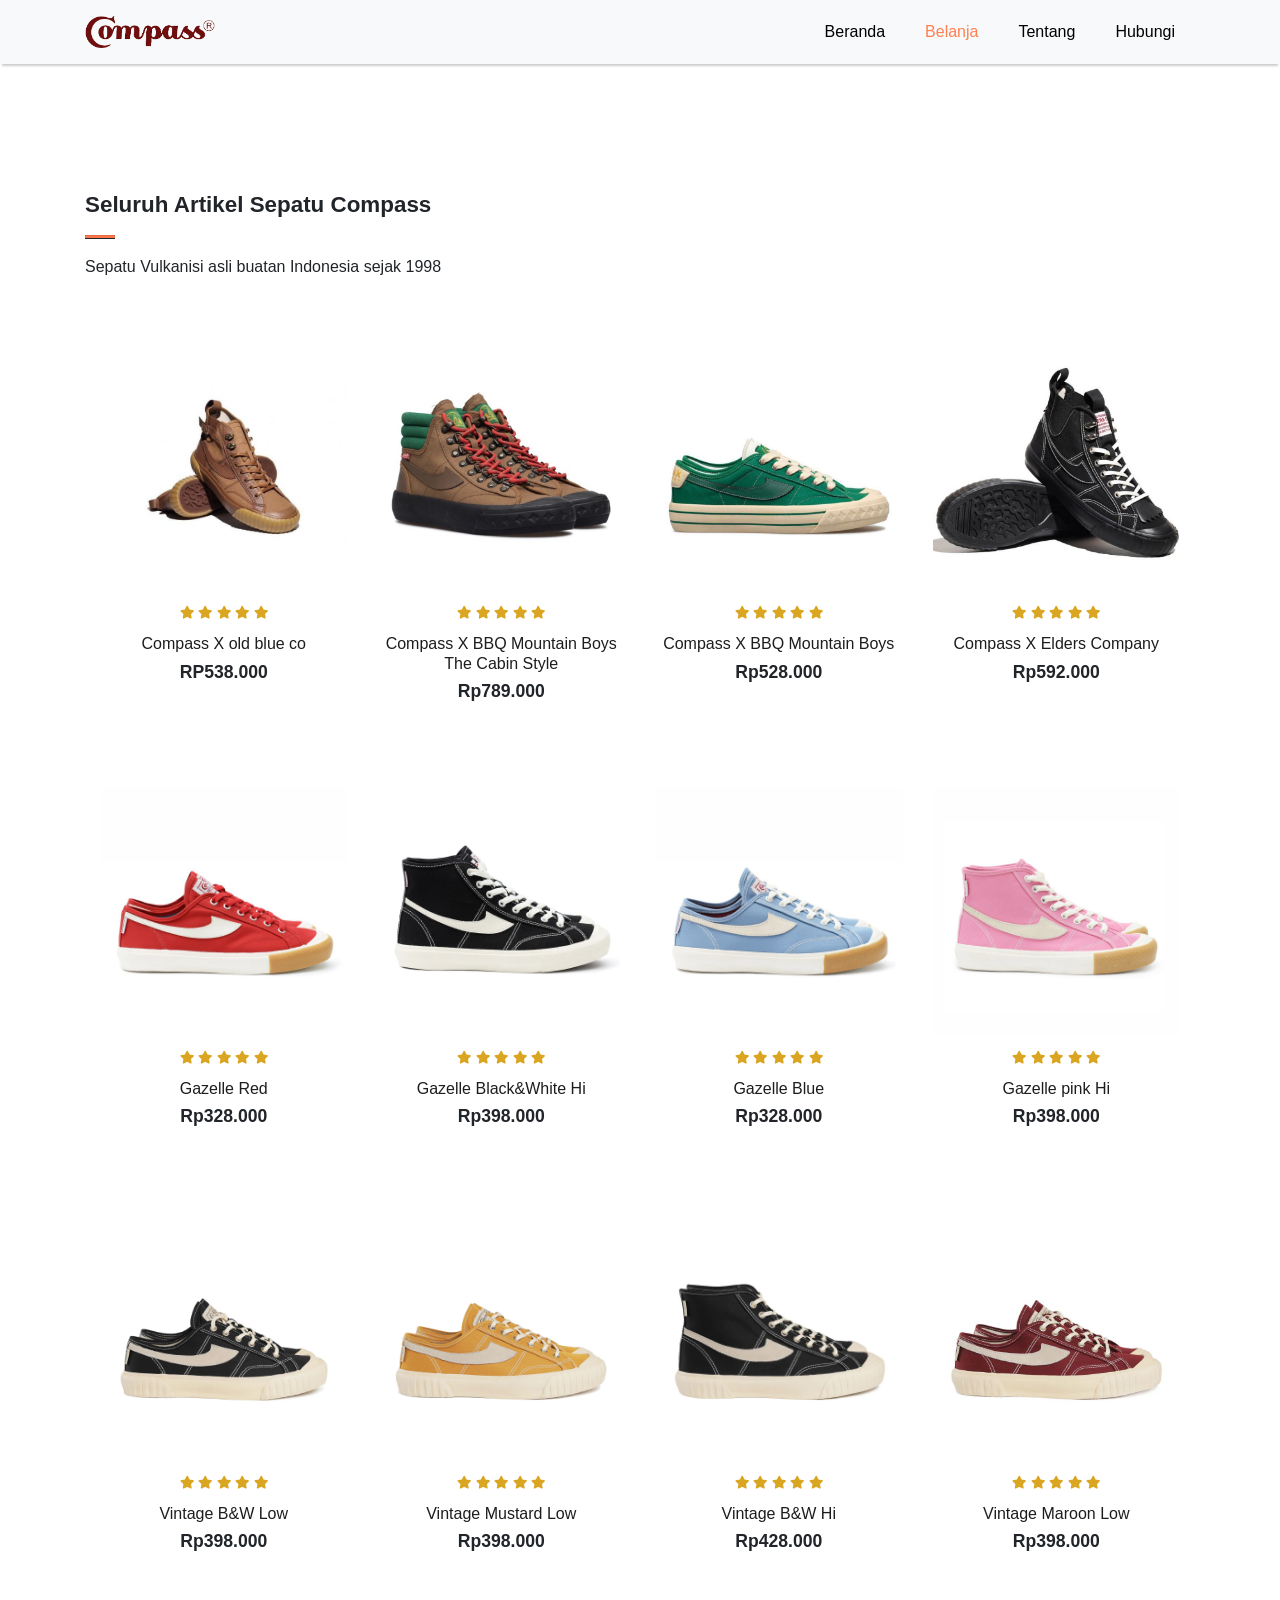
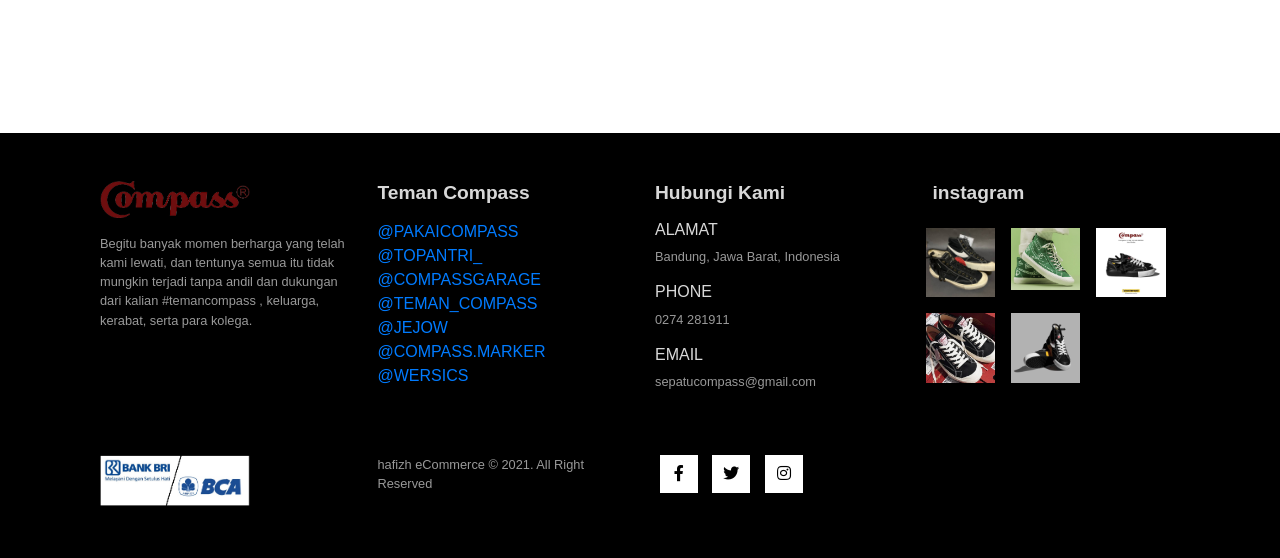
<file: shope.html>
<!DOCTYPE html>
<html lang="en">
  <head>
    <meta charset="UTF-8" />
    <meta http-equiv="X-UA-Compatible" content="IE=edge" />
    <meta name="viewport" content="width=device-width, initial-scale=1.0" />
    <title>Shope</title>

    <link
      rel="stylesheet"
      href="https://stackpath.bootstrapcdn.com/bootstrap/4.1.3/css/bootstrap.min.css"
      integrity="sha384-MCw98/SFnGE8fJT3GXwEOngsV7Zt27NXFoaoApmYm81iuXoPkFOJwJ8ERdknLPMO"
      crossorigin="anonymous"
    />
    <link
      rel="stylesheet"
      href="https://pro.fontawesome.com/releases/v5.10.0/css/all.css"
      integrity="sha384-AYmEC3Yw5cVb3ZcuHtOA93w35dYTsvhLPVnYs9eStHfGJvOvKxVfELGroGkvsg+p"
      crossorigin="anonymous"
    />
    <link rel="stylesheet" href="style.css" />
  </head>

  <body>

    <nav class="navbar navbar-expand-lg navbar-light bg-light py-3 fixed-top">
        <div class="container">
            <a href="home.html"><img src="img/bg.png" alt="" width="130px" /></a>
          <button
            class="navbar-toggler"
            type="button"
            data-bs-toggle="collapse"
            data-bs-target="#navbarSupportedContent"
            aria-controls="navbarSupportedContent"
            aria-expanded="false"
            aria-label="Toggle navigation"
          >
            <span><i id="bar" class="fas fa-ellipsis-h"></i></span>
          </button>
          <div class="collapse navbar-collapse" id="navbarSupportedContent">
            <ul class="navbar-nav ml-auto">
              <li class="nav-item">
                <a class="nav-link" href="index.html">Beranda</a>
              </li>
              <li class="nav-item">
                  <a class="nav-link active" href="#">Belanja</a>
                </li>
                
                <li class="nav-item">
                  <a class="nav-link" href="tentangku.html">Tentang</a>
                </li>
                <li class="nav-item">
                  <a class="nav-link" href="#footer">Hubungi</a>
                </li>
          </div>
        </div>
      </nav>

      <section id="sepatu" class="my-5 py-5">
        <div class="container  mt-5 py-5">
            <h3>Seluruh Artikel Sepatu Compass</h3>
            <hr>
            <p>Sepatu Vulkanisi asli buatan Indonesia sejak 1998</p>
        </div>
        <div class="row mx-auto container">
            <div class="product text-center col-lg-3 col-md-4 col-12">
                <img class="img-fluid" src="img/col1.jpeg" alt="">
                <div class="star">
                    <i class="fas fa-star"></i>
                    <i class="fas fa-star"></i>
                    <i class="fas fa-star"></i>
                    <i class="fas fa-star"></i>
                    <i class="fas fa-star"></i>
                </div>
                <h5 class="p-name">Compass X old blue co</h5>
                <h4 class="p-price">RP538.000</h4>
                <button class="buy-btn">Beli</button>
            </div>
            <div class="product text-center col-lg-3 col-md-4 col-12">
                <img class="img-fluid" src="img/col2.jpg" alt="">
                <div class="star">
                    <i class="fas fa-star"></i>
                    <i class="fas fa-star"></i>
                    <i class="fas fa-star"></i>
                    <i class="fas fa-star"></i>
                    <i class="fas fa-star"></i>
                </div>
                <h5 class="p-name">Compass X BBQ Mountain Boys<br>The Cabin Style</h5>
                <h4 class="p-price">Rp789.000</h4>
                <button class="buy-btn">Beli</button>
            </div>
            <div class="product text-center col-lg-3 col-md-4 col-12">
                <img class="img-fluid" src="img/col3.jpg" alt="">
                <div class="star">
                    <i class="fas fa-star"></i>
                    <i class="fas fa-star"></i>
                    <i class="fas fa-star"></i>
                    <i class="fas fa-star"></i>
                    <i class="fas fa-star"></i>
                </div>
                <h5 class="p-name">Compass X BBQ Mountain Boys</h5>
                <h4 class="p-price">Rp528.000</h4>
                <button class="buy-btn">Beli</button>
            </div>
            <div class="product text-center col-lg-3 col-md-4 col-12">
                <img class="img-fluid" src="img/col4.jpg" alt="">
                <div class="star">
                    <i class="fas fa-star"></i>
                    <i class="fas fa-star"></i>
                    <i class="fas fa-star"></i>
                    <i class="fas fa-star"></i>
                    <i class="fas fa-star"></i>
                </div>
                <h5 class="p-name">Compass X Elders Company</h5>
                <h4 class="p-price">Rp592.000</h4>
                <button class="buy-btn">Beli</button>
            </div>
            <div onclick="window.location.href='details.html';" class="product text-center col-lg-3 col-md-4 col-12">
                <img class="img-fluid" src="img/compass1.jpg" alt="">
                <div class="star">
                    <i class="fas fa-star"></i>
                    <i class="fas fa-star"></i>
                    <i class="fas fa-star"></i>
                    <i class="fas fa-star"></i>
                    <i class="fas fa-star"></i>
                </div>
                <h5 class="p-name">Gazelle Red</h5>
                <h4 class="p-price">Rp328.000</h4>
                <button class="buy-btn">Beli</button>
            </div>
            <div class="product text-center col-lg-3 col-md-4 col-12">
                <img class="img-fluid" src="img/compass6.jpg" alt="">
                <div class="star">
                    <i class="fas fa-star"></i>
                    <i class="fas fa-star"></i>
                    <i class="fas fa-star"></i>
                    <i class="fas fa-star"></i>
                    <i class="fas fa-star"></i>
                </div>
                <h5 class="p-name">Gazelle Black&White Hi</h5>
                <h4 class="p-price">Rp398.000</h4>
                <button class="buy-btn">Beli</button>
            </div>
            <div class="product text-center col-lg-3 col-md-4 col-12">
                <img class="img-fluid" src="img/compass2.jpg" alt="">
                <div class="star">
                    <i class="fas fa-star"></i>
                    <i class="fas fa-star"></i>
                    <i class="fas fa-star"></i>
                    <i class="fas fa-star"></i>
                    <i class="fas fa-star"></i>
                </div>
                <h5 class="p-name">Gazelle Blue</h5>
                <h4 class="p-price">Rp328.000</h4>
                <button class="buy-btn">Beli</button>
            </div>
            <div class="product text-center col-lg-3 col-md-4 col-12">
                <img class="img-fluid" src="img/compass3.jpg" alt="">
                <div class="star">
                    <i class="fas fa-star"></i>
                    <i class="fas fa-star"></i>
                    <i class="fas fa-star"></i>
                    <i class="fas fa-star"></i>
                    <i class="fas fa-star"></i>
                </div>
                <h5 class="p-name">Gazelle pink Hi</h5>
                <h4 class="p-price">Rp398.000</h4>
                <button class="buy-btn">Beli</button>
            </div>
            <div class="product text-center col-lg-3 col-md-4 col-12">
                <img class="img-fluid" src="img/vin1.jpg" alt="">
                <div class="star">
                    <i class="fas fa-star"></i>
                    <i class="fas fa-star"></i>
                    <i class="fas fa-star"></i>
                    <i class="fas fa-star"></i>
                    <i class="fas fa-star"></i>
                </div>
                <h5 class="p-name">Vintage B&W Low</h5>
                <h4 class="p-price">Rp398.000</h4>
                <button class="buy-btn">Beli</button>
            </div>
            <div class="product text-center col-lg-3 col-md-4 col-12">
                <img class="img-fluid" src="img/vin2.jpg" alt="">
                <div class="star">
                    <i class="fas fa-star"></i>
                    <i class="fas fa-star"></i>
                    <i class="fas fa-star"></i>
                    <i class="fas fa-star"></i>
                    <i class="fas fa-star"></i>
                </div>
                <h5 class="p-name">Vintage Mustard Low</h5>
                <h4 class="p-price">Rp398.000</h4>
                <button class="buy-btn">Beli</button>
            </div>
            <div class="product text-center col-lg-3 col-md-4 col-12">
                <img class="img-fluid" src="img/vin3.jpg" alt="">
                <div class="star">
                    <i class="fas fa-star"></i>
                    <i class="fas fa-star"></i>
                    <i class="fas fa-star"></i>
                    <i class="fas fa-star"></i>
                    <i class="fas fa-star"></i>
                </div>
                <h5 class="p-name">Vintage B&W Hi</h5>
                <h4 class="p-price">Rp428.000</h4>
                <button class="buy-btn">Beli</button>
            </div>
            <div class="product text-center col-lg-3 col-md-4 col-12">
                <img class="img-fluid" src="img/vin4.jpg" alt="">
                <div class="star">
                    <i class="fas fa-star"></i>
                    <i class="fas fa-star"></i>
                    <i class="fas fa-star"></i>
                    <i class="fas fa-star"></i>
                    <i class="fas fa-star"></i>
                </div>
                <h5 class="p-name">Vintage Maroon Low</h5>
                <h4 class="p-price">Rp398.000</h4>
                <button class="buy-btn">Beli</button>
            </div>
        </div>
    </section>

      <footer class="mt-5 py-5" id="footer">
        <div class="row container mx-auto">
            <div class="footer-one col-lg-3 col-md-6 col-12">
                <img src="img/bg.png" alt="" width="150px">
                <p class="pt-3">
                    Begitu banyak momen berharga yang telah kami lewati, dan tentunya 
                    semua itu tidak mungkin terjadi tanpa andil dan dukungan 
                    dari kalian #temancompass , keluarga, kerabat, serta para kolega.
                </p>
            </div>
            <div class="footer-one col-lg-3 col-md-6 col-12">
                <h5 class="pb-2">Teman Compass</h5>
                <ul class="text-uppercase list-unstyled">
                    <li><a href="https://www.instagram.com/pakaicompass/">@pakaicompass</a></li>
                    <li><a href="https://www.instagram.com/topantri_/">@topantri_</a></li>
                    <li><a href="https://www.instagram.com/compassgarage/">@compassgarage</a></li>
                    <li><a href="#">@teman_compass</a></li>
                    <li><a href="#">@jejow</a></li>
                    <li><a href="#">@compass.marker</a></li>
                    <li><a href="#">@wersics</a></li>
                </ul>
            </div>
            <div class="footer-one col-lg-3 col-md-6 col-12">
                <h5 class="pb-2">Hubungi Kami</h5>
                <div>
                    <h6 class="text-uppercase">Alamat</h6>
                    <p>Bandung, Jawa Barat, Indonesia</p>
                </div>
                <div>
                    <h6 class="text-uppercase">Phone</h6>
                    <p>0274 281911</p>
                </div>
                <div>
                    <h6 class="text-uppercase">Email</h6>
                    <p>sepatucompass@gmail.com</p>
                </div>
            </div>
            <div class="footer-one col-lg-3 col-md-6 col-12">
                <h5 class="pb-2">instagram</h5>
                <div class="row">
                    <img class="img-fluid w-25 h-100 m-2" src="img/fot1.jpg" alt="">
                    <img class="img-fluid w-25 h-100 m-2" src="img/fot2.png" alt="">
                    <img class="img-fluid w-25 h-100 m-2" src="img/fot3.jpg" alt="">
                    <img class="img-fluid w-25 h-100 m-2" src="img/fot4.jpg" alt="">
                    <img class="img-fluid w-25 h-100 m-2" src="img/fot55.jpg" alt="">
                </div>
            </div>
        </div>

        <div class="copyright mt-5">
            <div class="row container mx-auto">
                <div class="col-lg-3 col-md-6 col-12">
                    <img src="img/paymen.jpg" alt="" width="150px">
                </div>
                <div class="col-lg-3 col-md-6 col-12 text-nowarp">
                    <p>hafizh eCommerce © 2021. All Right Reserved</p>
                </div>
                <div class="col-lg-3 col-md-6 col-12">
                   <a href="#"><i class="fab fa-facebook-f"></i></a>
                   <a href="#"><i class="fab fa-twitter"></i></a>
                   <a href="#"><i class="fab fa-instagram"></i></a>
                </div>
            </div>

        </div>
    </footer>

    <script
      src="https://cdn.jsdelivr.net/npm/@popperjs/core@2.9.2/dist/umd/popper.min.js"
      integrity="sha384-IQsoLXl5PILFhosVNubq5LC7Qb9DXgDA9i+tQ8Zj3iwWAwPtgFTxbJ8NT4GN1R8p"
      crossorigin="anonymous"
    ></script>
    <script
      src="https://cdn.jsdelivr.net/npm/bootstrap@5.0.1/dist/js/bootstrap.min.js"
      integrity="sha384-Atwg2Pkwv9vp0ygtn1JAojH0nYbwNJLPhwyoVbhoPwBhjQPR5VtM2+xf0Uwh9KtT"
      crossorigin="anonymous"
    ></script>
  </body>
</html>
</file>
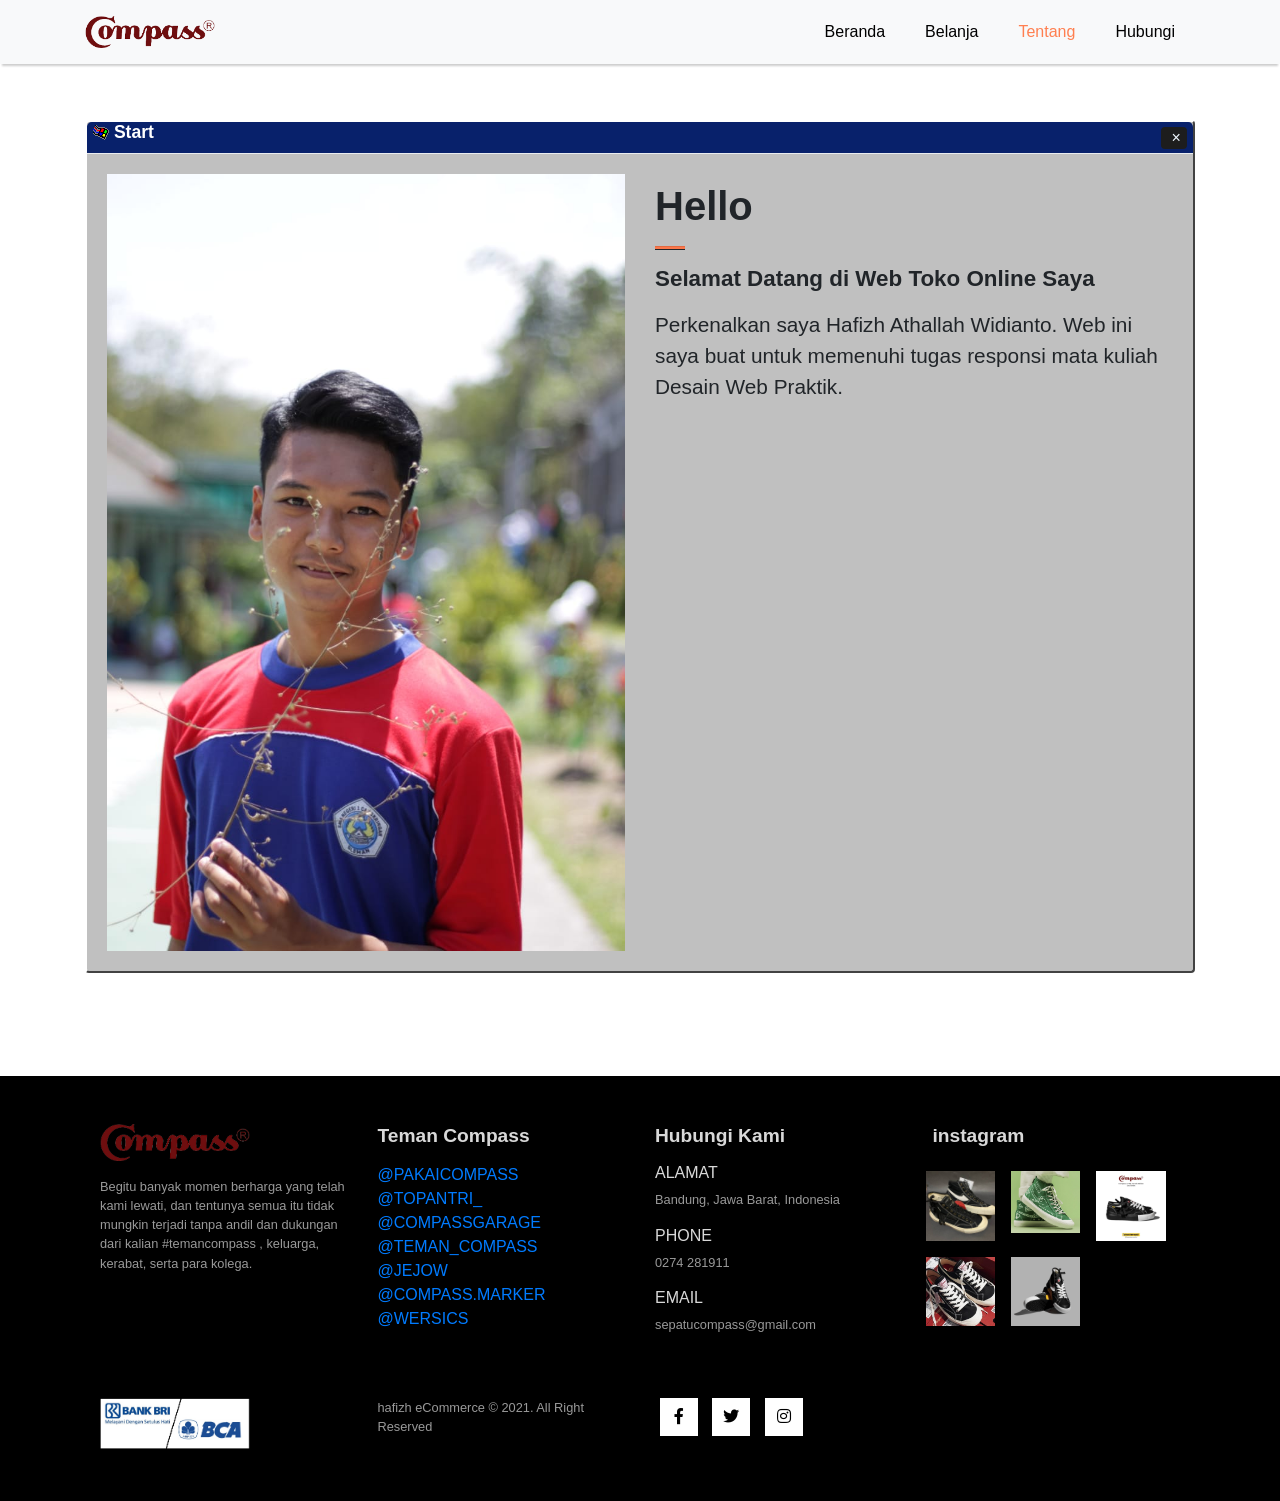
<file: tentangku.html>
<!DOCTYPE html>
<html lang="en">
  <head>
    <meta charset="UTF-8" />
    <meta http-equiv="X-UA-Compatible" content="IE=edge" />
    <meta name="viewport" content="width=device-width, initial-scale=1.0" />
    <title>Toko Semua Suka</title>

    <link
      rel="stylesheet"
      href="https://stackpath.bootstrapcdn.com/bootstrap/4.1.3/css/bootstrap.min.css"
      integrity="sha384-MCw98/SFnGE8fJT3GXwEOngsV7Zt27NXFoaoApmYm81iuXoPkFOJwJ8ERdknLPMO"
      crossorigin="anonymous"
    />
    <link
      rel="stylesheet"
      href="https://pro.fontawesome.com/releases/v5.10.0/css/all.css"
      integrity="sha384-AYmEC3Yw5cVb3ZcuHtOA93w35dYTsvhLPVnYs9eStHfGJvOvKxVfELGroGkvsg+p"
      crossorigin="anonymous"
    />
    <link rel="stylesheet" href="style.css" />
    <link rel="me" type="text/css" href="id.css">
  </head>

  <body>
    <!-- NavBar -->
    <nav class="navbar navbar-expand-lg navbar-light bg-light py-3 fixed">
        <div class="container">
          <a href="home.html"><img src="img/bg.png" alt="" width="130px" /></a>
          <button
            class="navbar-toggler"
            type="button"
            data-bs-toggle="collapse"
            data-bs-target="#navbarSupportedContent"
            aria-controls="navbarSupportedContent"
            aria-expanded="false"
            aria-label="Toggle navigation"
          >
            <span><i id="bar" class="fas fa-ellipsis-h"></i></span>
          </button>
          <div class="collapse navbar-collapse" id="navbarSupportedContent">
            <ul class="navbar-nav ml-auto">
              
              <li class="nav-item">
                <a class="nav-link " href="index.html">Beranda</a>
              </li>
              <li class="nav-item">
                  <a class="nav-link " href="shope.html">Belanja</a>
                </li>
                <li class="nav-item">
                  <a class="nav-link active"  href="#">Tentang</a>
                </li>
                <li class="nav-item">
                  <a class="nav-link" href="#footer">Hubungi</a>
                </li>
          </div>
        </div>
      </nav>
     
        <section class="welcome mt-2 py-5">
          <div class="container">
            <div class="row">
              <div class="col-12">
                <div class="card">
                  <div class="modal-header icon">
                    <h4>
                      <img src="img/win.png" alt="icon windows"/> Start
                    </h4>
                    <a href="home.html">
                      <button type="button" class="btn" data-dismiss="modal" aria-label="Close"><span aria-hidden="true">&times;</span></button>
                    </a>
                  </div>
                  <div class="card-body">
                    <div class="row">
                      <div class="col-md-6">
                        <img class="img-fluid text-center" src="img/tentang.jpg" alt="hafizhwelcome image" width="400px"/>
                      </div>
                      <div class="col-md-6">
                        <h1 class="mt-2">Hello</h1>
                        <hr/>
                        <h3 class="welcome-text mb-3">Selamat Datang di Web Toko Online Saya</h3>
                        <p>Perkenalkan saya Hafizh Athallah Widianto. Web ini saya buat untuk memenuhi tugas responsi mata kuliah Desain Web Praktik.

                        </p>
                      </div>
                    </div>
                  </div>
                </div>
              </div>
            </div>
          </div>
        </section>
     
    <footer class="mt-5 py-5" id="footer">
        <div class="row container mx-auto">
            <div class="footer-one col-lg-3 col-md-6 col-12">
                <img src="img/bg.png" alt="" width="150px">
                <p class="pt-3">
                    Begitu banyak momen berharga yang telah kami lewati, dan tentunya 
                    semua itu tidak mungkin terjadi tanpa andil dan dukungan 
                    dari kalian #temancompass , keluarga, kerabat, serta para kolega.
                </p>
            </div>
            <div class="footer-one col-lg-3 col-md-6 col-12">
                <h5 class="pb-2">Teman Compass</h5>
                <ul class="text-uppercase list-unstyled">
                    <li><a href="https://www.instagram.com/pakaicompass/">@pakaicompass</a></li>
                    <li><a href="https://www.instagram.com/topantri_/">@topantri_</a></li>
                    <li><a href="https://www.instagram.com/compassgarage/">@compassgarage</a></li>
                    <li><a href="#">@teman_compass</a></li>
                    <li><a href="#">@jejow</a></li>
                    <li><a href="#">@compass.marker</a></li>
                    <li><a href="#">@wersics</a></li>
                </ul>
            </div>
            <div class="footer-one col-lg-3 col-md-6 col-12">
                <h5 class="pb-2">Hubungi Kami</h5>
                <div>
                    <h6 class="text-uppercase">Alamat</h6>
                    <p>Bandung, Jawa Barat, Indonesia</p>
                </div>
                <div>
                    <h6 class="text-uppercase">Phone</h6>
                    <p>0274 281911</p>
                </div>
                <div>
                    <h6 class="text-uppercase">Email</h6>
                    <p>sepatucompass@gmail.com</p>
                </div>
            </div>
            <div class="footer-one col-lg-3 col-md-6 col-12">
                <h5 class="pb-2">instagram</h5>
                <div class="row">
                    <img class="img-fluid w-25 h-100 m-2" src="img/fot1.jpg" alt="">
                    <img class="img-fluid w-25 h-100 m-2" src="img/fot2.png" alt="">
                    <img class="img-fluid w-25 h-100 m-2" src="img/fot3.jpg" alt="">
                    <img class="img-fluid w-25 h-100 m-2" src="img/fot4.jpg" alt="">
                    <img class="img-fluid w-25 h-100 m-2" src="img/fot55.jpg" alt="">
                </div>
            </div>
        </div>

        <div class="copyright mt-5">
            <div class="row container mx-auto">
                <div class="col-lg-3 col-md-6 col-12">
                    <img src="img/paymen.jpg" alt="" width="150px">
                </div>
                <div class="col-lg-3 col-md-6 col-12 text-nowarp">
                    <p>hafizh eCommerce © 2021. All Right Reserved</p>
                </div>
                <div class="col-lg-3 col-md-6 col-12">
                   <a href="#"><i class="fab fa-facebook-f"></i></a>
                   <a href="#"><i class="fab fa-twitter"></i></a>
                   <a href="#"><i class="fab fa-instagram"></i></a>
                </div>
            </div>

        </div>
    </footer>

    <script
      src="https://cdn.jsdelivr.net/npm/@popperjs/core@2.9.2/dist/umd/popper.min.js"
      integrity="sha384-IQsoLXl5PILFhosVNubq5LC7Qb9DXgDA9i+tQ8Zj3iwWAwPtgFTxbJ8NT4GN1R8p"
      crossorigin="anonymous"
    ></script>
    <script
      src="https://cdn.jsdelivr.net/npm/bootstrap@5.0.1/dist/js/bootstrap.min.js"
      integrity="sha384-Atwg2Pkwv9vp0ygtn1JAojH0nYbwNJLPhwyoVbhoPwBhjQPR5VtM2+xf0Uwh9KtT"
      crossorigin="anonymous"
    ></script>
  </body>
</html>
</file>
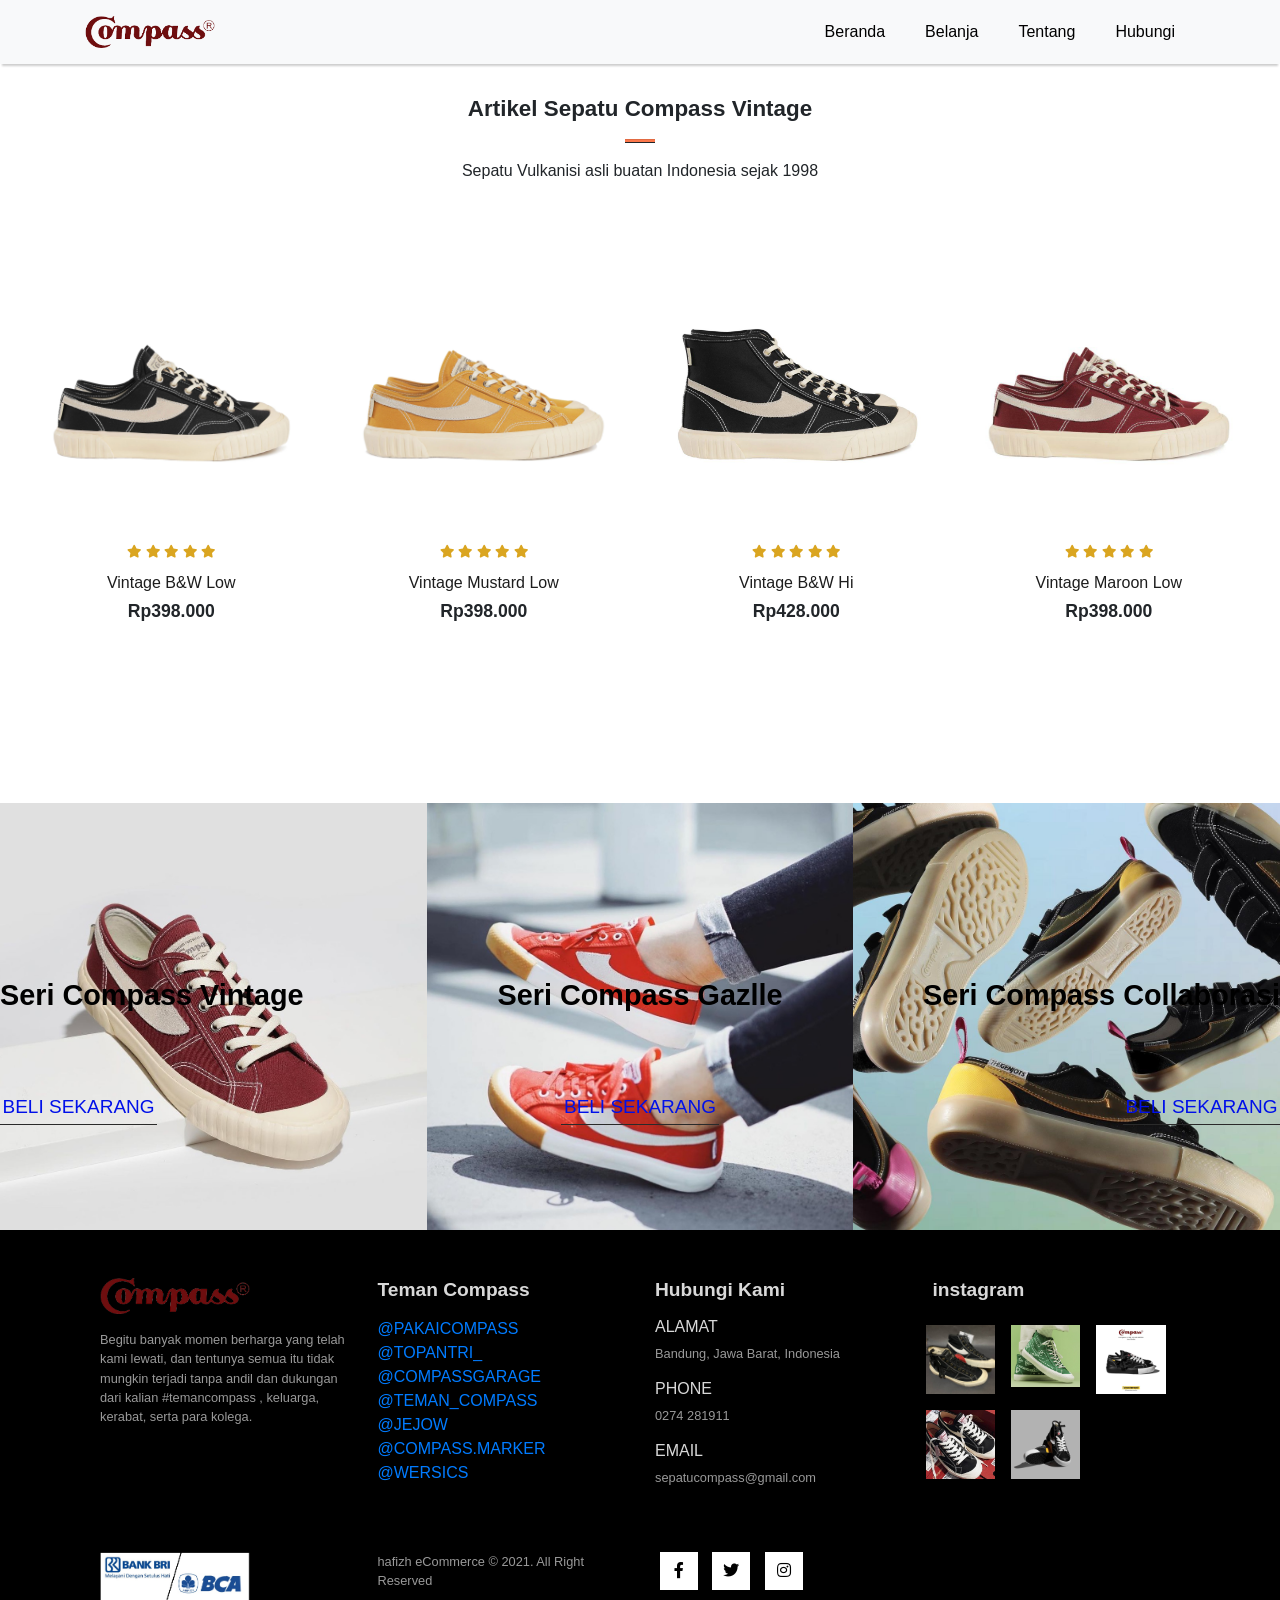
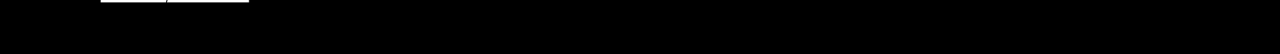
<file: vintage.html>
<!DOCTYPE html>
<html lang="en">
  <head>
    <meta charset="UTF-8" />
    <meta http-equiv="X-UA-Compatible" content="IE=edge" />
    <meta name="viewport" content="width=device-width, initial-scale=1.0" />
    <title>Sepatu Compass Vintage</title>

    <link
      rel="stylesheet"
      href="https://stackpath.bootstrapcdn.com/bootstrap/4.1.3/css/bootstrap.min.css"
      integrity="sha384-MCw98/SFnGE8fJT3GXwEOngsV7Zt27NXFoaoApmYm81iuXoPkFOJwJ8ERdknLPMO"
      crossorigin="anonymous"
    />
    <link
      rel="stylesheet"
      href="https://pro.fontawesome.com/releases/v5.10.0/css/all.css"
      integrity="sha384-AYmEC3Yw5cVb3ZcuHtOA93w35dYTsvhLPVnYs9eStHfGJvOvKxVfELGroGkvsg+p"
      crossorigin="anonymous"
    />
    <link rel="stylesheet" href="style.css" />
  </head>

  <body>
    <!-- NavBar -->
    <nav class="navbar navbar-expand-lg navbar-light bg-light py-3 fixed-top">
      <div class="container">
        <a href="home.html"><img src="img/bg.png" alt="" width="130px" /></a>
        <button
          class="navbar-toggler"
          type="button"
          data-bs-toggle="collapse"
          data-bs-target="#navbarSupportedContent"
          aria-controls="navbarSupportedContent"
          aria-expanded="false"
          aria-label="Toggle navigation"
        >
          <span><i id="bar" class="fas fa-ellipsis-h"></i></span>
        </button>
        <div class="collapse navbar-collapse" id="navbarSupportedContent">
          <ul class="navbar-nav ml-auto">
            
            <li class="nav-item">
              <a class="nav-link" href="index.html">Beranda</a>
            </li>
            <li class="nav-item">
                <a class="nav-link" href="shope.html">Belanja</a>
              </li>
              
              <li class="nav-item">
                <a class="nav-link" href="tentangku.html">Tentang</a>
              </li>
              <li class="nav-item">
                <a class="nav-link" href="#footer">Hubungi</a>
              </li>
        </div>
      </div>
    </nav>

    <!--Menu Sepatu-->
    <section id="sepatu" class="my-5 pb-5">
        <div class="container text-center mt-5 py-5">
            <h3>Artikel Sepatu Compass Vintage</h3>
            <hr class="mx-auto">
            <p>Sepatu Vulkanisi asli buatan Indonesia sejak 1998</p>
        </div>
        <div class="row mx-auto container-fluid">
            <div class="product text-center col-lg-3 col-md-4 col-12">
                <img class="img-fluid" src="img/vin1.jpg" alt="">
                <div class="star">
                    <i class="fas fa-star"></i>
                    <i class="fas fa-star"></i>
                    <i class="fas fa-star"></i>
                    <i class="fas fa-star"></i>
                    <i class="fas fa-star"></i>
                </div>
                <h5 class="p-name">Vintage B&W Low</h5>
                <h4 class="p-price">Rp398.000</h4>
                <button class="buy-btn">Beli</button>
            </div>
            <div class="product text-center col-lg-3 col-md-4 col-12">
                <img class="img-fluid" src="img/vin2.jpg" alt="">
                <div class="star">
                    <i class="fas fa-star"></i>
                    <i class="fas fa-star"></i>
                    <i class="fas fa-star"></i>
                    <i class="fas fa-star"></i>
                    <i class="fas fa-star"></i>
                </div>
                <h5 class="p-name">Vintage Mustard Low</h5>
                <h4 class="p-price">Rp398.000</h4>
                <button class="buy-btn">Beli</button>
            </div>
            <div class="product text-center col-lg-3 col-md-4 col-12">
                <img class="img-fluid" src="img/vin3.jpg" alt="">
                <div class="star">
                    <i class="fas fa-star"></i>
                    <i class="fas fa-star"></i>
                    <i class="fas fa-star"></i>
                    <i class="fas fa-star"></i>
                    <i class="fas fa-star"></i>
                </div>
                <h5 class="p-name">Vintage B&W Hi</h5>
                <h4 class="p-price">Rp428.000</h4>
                <button class="buy-btn">Beli</button>
            </div>
            <div class="product text-center col-lg-3 col-md-4 col-12">
                <img class="img-fluid" src="img/vin4.jpg" alt="">
                <div class="star">
                    <i class="fas fa-star"></i>
                    <i class="fas fa-star"></i>
                    <i class="fas fa-star"></i>
                    <i class="fas fa-star"></i>
                    <i class="fas fa-star"></i>
                </div>
                <h5 class="p-name">Vintage Maroon Low</h5>
                <h4 class="p-price">Rp398.000</h4>
                <button class="buy-btn">Beli</button>
            </div>
        </div>
    </section>

    <!--pilihan-->
    <section id="baru" class="w-100">
      <div class="row p-0 m-0">
          <div class="one col-lg-4 col-md-12 col-12 p-0">
              <img class="img-fluid" src="img/vintage.jpg" alt="" width="500px">
              <div class="details">
                  <font style="color: black;"> <h2>Seri Compass Vintage</h2></font>
                  <a href="vintage.html"><button class="text-uppercase">Beli Sekarang</button></a>
              </div>
          </div>
          <div class="one col-lg-4 col-md-12 col-12 p-0">
              <img class="img-fluid" src="img/gazlle.jpg" alt="" width="500px">
              <div class="details">
                 <font style="color: black;"> <h2>Seri Compass Gazlle</h2></font>
                  
                  <a href="sepatu.html"><button class="text-uppercase">Beli Sekarang</button></a>
              </div>
          </div>
          <div class="one col-lg-4 col-md-12 col-12 p-0">
            <a href="collab.html">
              <img class="img-fluid" src="img/colab.jpg" alt="" width="500px"></a>
              <div class="details">
                  <font style="color: black;"> <h2>Seri Compass Collaborasi</h2></font>
                  <a href="collab.html"><button class="text-uppercase">Beli Sekarang</button></a>
              </div>
          </div>
      </div>
  </section>
   
    <!--Footer-->
    <footer class="mt-0 py-5" id="footer">
      <div class="row container mx-auto">
          <div class="footer-one col-lg-3 col-md-6 col-12">
              <img src="img/bg.png" alt="" width="150px">
              <p class="pt-3">
                  Begitu banyak momen berharga yang telah kami lewati, dan tentunya 
                  semua itu tidak mungkin terjadi tanpa andil dan dukungan 
                  dari kalian #temancompass , keluarga, kerabat, serta para kolega.
              </p>
          </div>
          <div class="footer-one col-lg-3 col-md-6 col-12">
              <h5 class="pb-2">Teman Compass</h5>
              <ul class="text-uppercase list-unstyled">
                  <li><a href="https://www.instagram.com/pakaicompass/">@pakaicompass</a></li>
                  <li><a href="https://www.instagram.com/topantri_/">@topantri_</a></li>
                  <li><a href="https://www.instagram.com/compassgarage/">@compassgarage</a></li>
                  <li><a href="#">@teman_compass</a></li>
                  <li><a href="#">@jejow</a></li>
                  <li><a href="#">@compass.marker</a></li>
                  <li><a href="#">@wersics</a></li>
              </ul>
          </div>
          <div class="footer-one col-lg-3 col-md-6 col-12">
              <h5 class="pb-2">Hubungi Kami</h5>
              <div>
                  <h6 class="text-uppercase">Alamat</h6>
                  <p>Bandung, Jawa Barat, Indonesia</p>
              </div>
              <div>
                  <h6 class="text-uppercase">Phone</h6>
                  <p>0274 281911</p>
              </div>
              <div>
                  <h6 class="text-uppercase">Email</h6>
                  <p>sepatucompass@gmail.com</p>
              </div>
          </div>
          <div class="footer-one col-lg-3 col-md-6 col-12">
              <h5 class="pb-2">instagram</h5>
              <div class="row">
                  <img class="img-fluid w-25 h-100 m-2" src="img/fot1.jpg" alt="">
                  <img class="img-fluid w-25 h-100 m-2" src="img/fot2.png" alt="">
                  <img class="img-fluid w-25 h-100 m-2" src="img/fot3.jpg" alt="">
                  <img class="img-fluid w-25 h-100 m-2" src="img/fot4.jpg" alt="">
                  <img class="img-fluid w-25 h-100 m-2" src="img/fot55.jpg" alt="">
              </div>
          </div>
      </div>

      <div class="copyright mt-5">
          <div class="row container mx-auto">
              <div class="col-lg-3 col-md-6 col-12">
                  <img src="img/paymen.jpg" alt="" width="150px">
              </div>
              <div class="col-lg-3 col-md-6 col-12 text-nowarp">
                  <p>hafizh eCommerce © 2021. All Right Reserved</p>
              </div>
              <div class="col-lg-3 col-md-6 col-12">
                 <a href="#"><i class="fab fa-facebook-f"></i></a>
                 <a href="#"><i class="fab fa-twitter"></i></a>
                 <a href="#"><i class="fab fa-instagram"></i></a>
              </div>
          </div>

      </div>
  </footer>
    

    <script
      src="https://cdn.jsdelivr.net/npm/@popperjs/core@2.9.2/dist/umd/popper.min.js"
      integrity="sha384-IQsoLXl5PILFhosVNubq5LC7Qb9DXgDA9i+tQ8Zj3iwWAwPtgFTxbJ8NT4GN1R8p"
      crossorigin="anonymous"
    ></script>
    <script
      src="https://cdn.jsdelivr.net/npm/bootstrap@5.0.1/dist/js/bootstrap.min.js"
      integrity="sha384-Atwg2Pkwv9vp0ygtn1JAojH0nYbwNJLPhwyoVbhoPwBhjQPR5VtM2+xf0Uwh9KtT"
      crossorigin="anonymous"
    ></script>
  </body>
</html>
</file>
<file: style.css>
@import url(https://fonts.googleapis.com/css?family=Tangerine);
html {
  scroll-behavior: smooth;
}

* {
  margin: 0;
  padding: 0;
  box-sizing: border-box;
}

body {
  font-family: "Gill Sans", "Gill Sans MT", Calibri, "Trebuchet MS", sans-serif;
}

h1 {
  font-size: 2.5rem;
  font-weight: 700;
}

h2 {
  font-size: 1.8rem;
  font-weight: 600;
}

h3 {
  font-size: 1.4rem;
  font-weight: 800;
}

h4 {
  font-size: 1.1rem;
  font-weight: 600;
}

h5 {
  font-size: 1rem;
  font-weight: 400;
  color: #1d1d1d;
}

h6 {
  color: #d8d8d8;
}

button {
  font-size: 0.8rem;
  font-weight: 700;
  outline: none;
  border: none;
  background-color: #1d1d1d;
  color: aliceblue;
  padding: 13px 30px;
  cursor: pointer;
  text-transform: uppercase;
  transition: 0.3s ease;
}

button:hover {
  background-color: #3a3833;
}

hr {
  width: 30px;
  height: 2px;
  background-color: #fb774b;
}

.star {
  padding: 10px 0;
}

.star i {
  font-size: 0.8rem;
  color: goldenrod;
}

.navbar {
  font-size: 16px;
  top: 0;
  left: 0;
  box-shadow: 0 4px 2px -2px rgba(0, 0, 0, 0.2);
}

.navbar-light .navbar-nav .nav-link {
  padding: 0 20px;
  color: black;
  transition: 0.3s ease;
}

.navbar-light .navbar-nav .nav-link:hover,
.navbar i:hover,
.navbar-light .navbar-nav .nav-link.active,
.navbar i:active {
  color: coral;
}

.navbar i {
  font-size: 1.2rem;
  padding: 0 7px;
  cursor: pointer;
  font-weight: 500;
  transition: 0.3s ease;
}

#beranda {
  background-image: url("img/banner.jpg");
  width: 100%;
  height: 100vh;
  background-size: cover;
  background-position: top 60px center;
  display: flex;
  flex-direction: column;
  justify-content: center;
  align-items: flex-start;
}

#beranda span {
  color: rgb(125, 10, 17);
}

#beranda .as {
  color: white;
}

#baru .one img {
  width: 100%;
  height: 100%;
  background-position: center center;
  background-repeat: no-repeat;
  background-size: cover;
  position: relative;
}

#baru .one .details {
  position: absolute;
  width: 100%;
  height: 100%;
  top: 0;
  left: 0;
  transition: 0.3s ease;
}

#baru .one:hover .details {
  cursor: pointer;
  background-color: rgba(245, 178, 178, 0.7);
}

#baru .one .details button {
  display: inline-block;
  font-size: 19px;
  font-weight: 500;
  color: rgb(0, 16, 233);
  background: none;
  text-transform: uppercase;
  border-bottom: 1px solid #2a2a2a;
  padding: 2.5px;
  transform: translateY(70px);
  transition: 0.3s ease;
}

#baru .one .details button:hover {
  color: #fff;
  border-bottom: 1px solid #fff;
}

#baru .one:nth-child(1) .details {
  display: flex;
  justify-content: center;
  flex-direction: column;
  align-items: flex-start;
  text-align: start;
  color: #d8d8d8;
}

#baru .one:nth-child(2) .details {
  display: flex;
  justify-content: center;
  flex-direction: column;
  align-items: center;
  text-align: center;
  color: #d8d8d8;
}

#baru .one:nth-child(3) .details {
  display: flex;
  justify-content: center;
  flex-direction: column;
  align-items: flex-end;
  text-align: end;
  color: #d8d8d8;
}

.product {
  cursor: pointer;
  margin-bottom: 2rem;
}

.product img {
  transition: 0.3s all;
}

.product:hover img {
  opacity: 0.7;
}

.product .buy-btn {
  background: #fb774b;
  transform: translateY(20px);
  opacity: 0;
  transition: 0.3s all;
}

.product:hover .buy-btn {
  transform: translateY(0);
  opacity: 1;
}

footer {
  background-color: #000000;
}
footer h5 {
  color: #d8d8d8;
  font-weight: 700;
  font-size: 1.2rem;
}

footer li a:hover {
  color: #999;
}

footer p {
  color: #999;
  font-size: 0.8rem;
}

footer .copyright a {
  color: #000;
  width: 38px;
  height: 38px;
  background-color: #fff;
  display: inline-block;
  text-align: center;
  line-height: 38px;
  transition: 0.3s ease;
  margin: 0 5px;
}

footer .copyright a:hover {
  color: #fff;
  background-color: #fb774b;
}

.card {
  border: solid;
  border-width: 2px;
  border-bottom-color: #424242;
  border-right-color: #424242;
  border-left-color: #fff;
  border-top-color: #fff;
  background: #c0c0c0;
  color: #212529;
  z-index: 9999;
}

.card-header {
  background-color: #08216b;
  color: #fff;
  display: block;
  white-space: nowrap;
  overflow: hidden;
  text-overflow: inherit;
  padding-top: 2px;
  padding-bottom: 1px;
  text-align: left;
}

.card-header.icon {
  padding-left: 4px;
}

.modal-content {
  box-shadow: 1px 1px 0 0 #424242;
  border: 1px solid #fff;
  border-right-color: #848484;
  border-bottom-color: #848484;
  background: silver;
  padding: 2px;
}

.modal-header {
  height: 32px;
  background-color: #08216b;
  color: white;
  padding-top: 0px;
  padding-bottom: 0px;
  padding-left: 6px;
  padding-right: 6px;
}

.modal-header .btn {
  margin-top: 5px;
  padding-bottom: 10px;
  height: 22px;
  width: 22px;
}

.modal-header .btn span {
  font-family: arial;
  position: absolute;
  top: 4.5px;
  right: 12.2px;
}

.modal-title {
  padding-top: 2px;
  padding-bottom: 1px;
}
.welcome {
  margin-top: 5%;
  margin-bottom: 55px;
}

.welcome .card .card-body img {
  width: 100%;
  height: auto;
  background-size: cover;
}

.welcome .card-body p {
  font-size: 1.3rem;
}

hr {
  border-bottom: 1px solid #212529;
}

.move {
  position: relative;
  animation-name: example;
  animation-duration: 1s;
  animation-iteration-count: infinite;
  animation-delay: 0ms;
}

@keyframes example {
  0% {
    left: 0px;
    top: 0px;
  }
  5% {
    left: 10px;
    top: 0px;
  }
  10% {
    left: 15px;
    top: 0px;
  }
  15% {
    left: 15px;
    top: 0px;
  }
  20% {
    left: 10px;
    top: 0px;
  }
  25% {
    left: 0px;
    top: 0px;
  }
  30% {
    left: 0px;
    top: 0px;
  }
  35% {
    left: -10px;
    top: 0px;
  }
  40% {
    left: -15px;
    top: 0px;
  }
  45% {
    left: -15px;
    top: 0px;
  }
  50% {
    left: -10px;
    top: 0px;
  }
  55% {
    left: 0px;
    top: 0px;
  }
}
</file>
